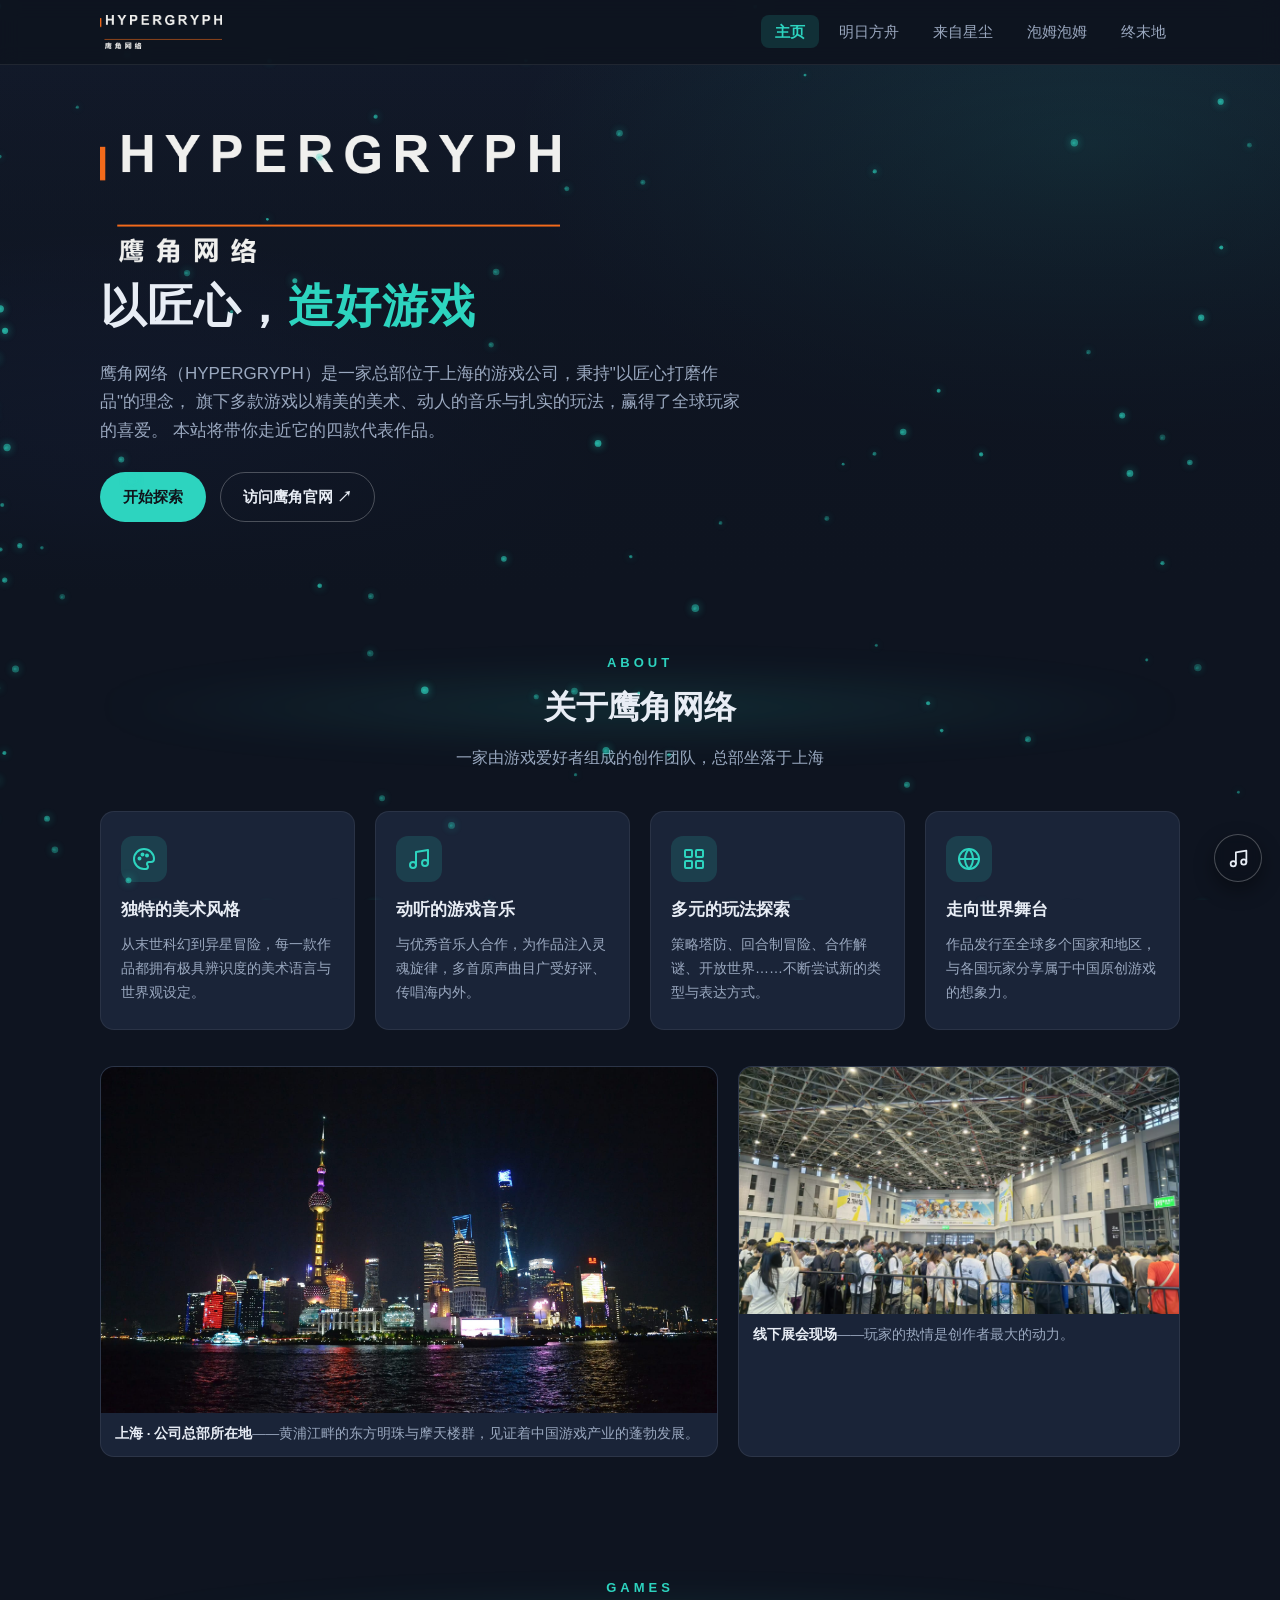
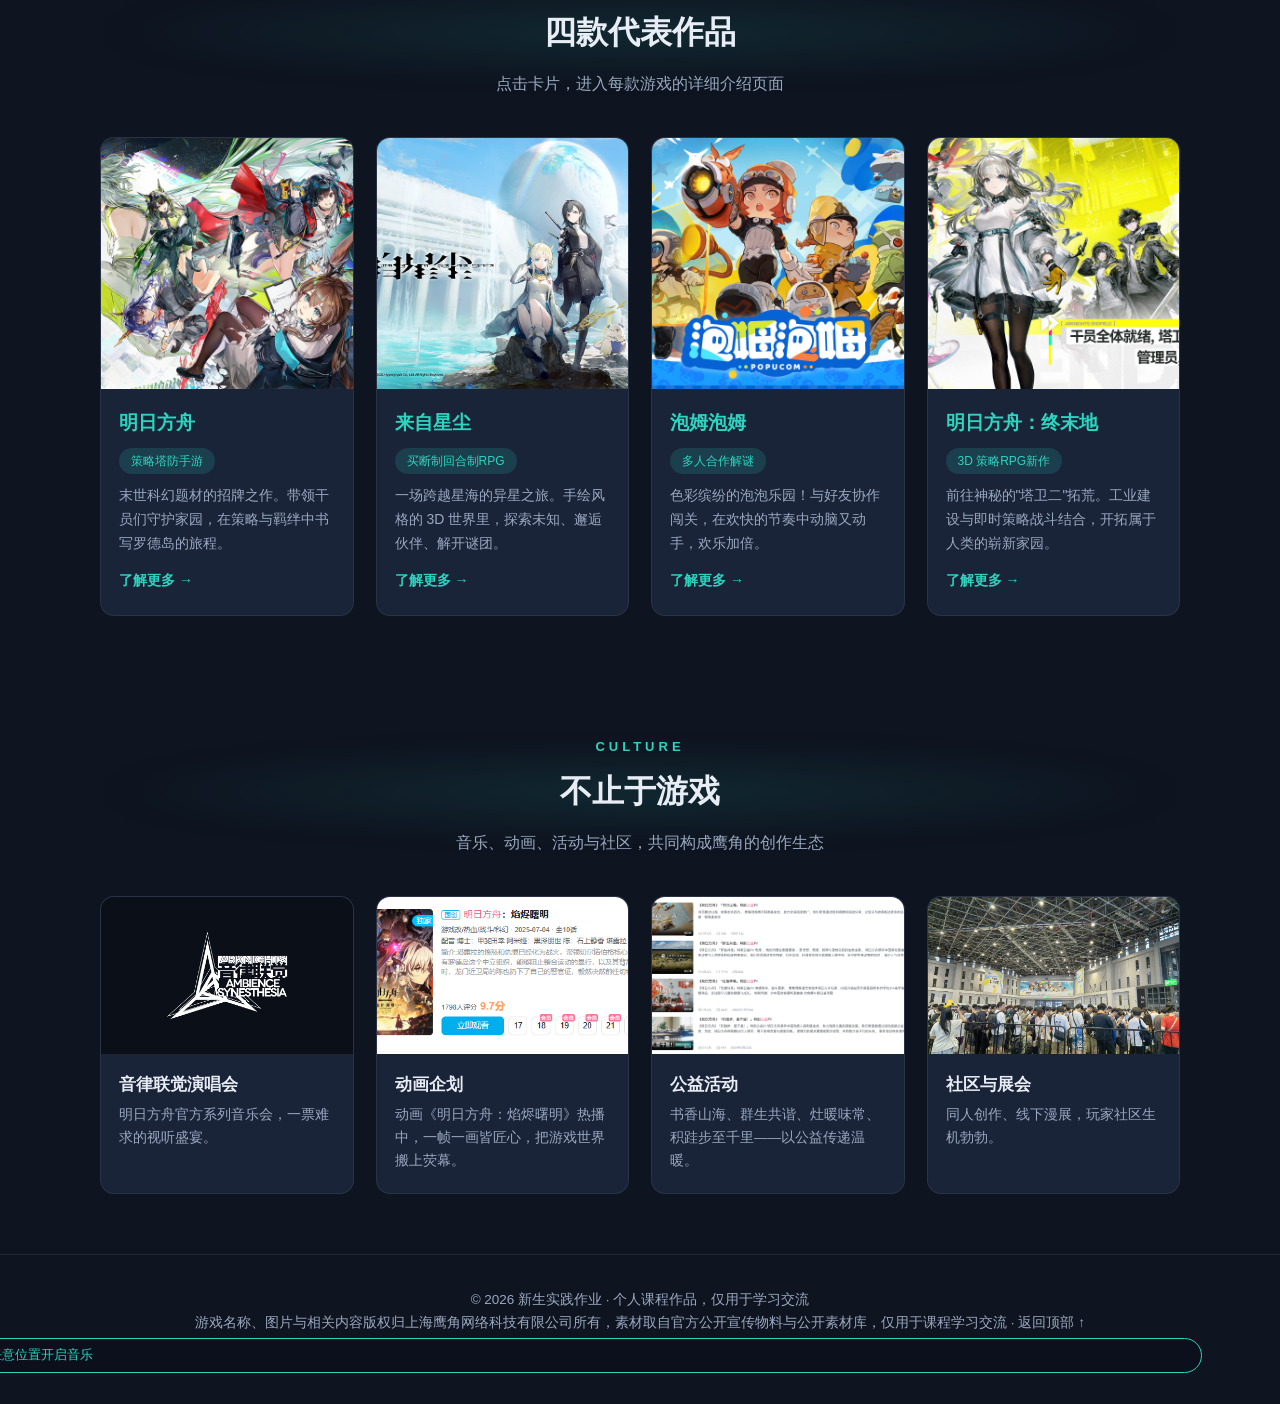
<file: index.html>
﻿<!DOCTYPE html>
<html lang="zh-CN">
<head>
  <meta charset="UTF-8">
  <meta name="viewport" content="width=device-width, initial-scale=1.0">
  <title>鹰角网络 · 游戏作品巡礼 | 主页</title>
  <link rel="stylesheet" href="css/style.css">
</head>
<body data-page="index">

  <!-- 顶部导航 -->
  <header class="site-header">
    <div class="container nav">
      <a class="logo" href="index.html"><img src="images/logo_hypergryph.png" alt="鹰角网络 HYPERGRYPH"></a>
      <button class="menu-btn" id="menuBtn" aria-label="打开菜单">☰</button>
      <ul class="nav-links" id="navLinks">
        <li><a href="index.html" class="active">主页</a></li>
        <li><a href="arknights.html">明日方舟</a></li>
        <li><a href="exastris.html">来自星尘</a></li>
        <li><a href="popucom.html">泡姆泡姆</a></li>
        <li><a href="endfield.html">终末地</a></li>
      </ul>
    </div>
  </header>

  <!-- 首屏横幅 -->
  <section class="hero flat">
    <div class="container inner">
      <img class="brand-img" src="images/logo_hypergryph.png" alt="HYPERGRYPH 鹰角网络">
      <h1>以匠心，<em>造好游戏</em></h1>
      <p class="lead">
        鹰角网络（HYPERGRYPH）是一家总部位于上海的游戏公司，秉持"以匠心打磨作品"的理念，
        旗下多款游戏以精美的美术、动人的音乐与扎实的玩法，赢得了全球玩家的喜爱。
        本站将带你走近它的四款代表作品。
      </p>
      <div class="actions">
        <a class="btn btn-primary" href="#games">开始探索</a>
        <a class="btn btn-ghost" href="https://www.hypergryph.com" target="_blank" rel="noopener">访问鹰角官网 ↗</a>
      </div>
    </div>
  </section>

  <!-- 关于公司 -->
  <section class="block">
    <div class="container">
      <div class="sec-head">
        <div class="kicker">About</div>
        <h2 data-glow>关于鹰角网络</h2>
        <p>一家由游戏爱好者组成的创作团队，总部坐落于上海</p>
      </div>
      <div class="feature-grid">
        <div class="feature">
          <div class="icon"><svg viewBox="0 0 24 24"><path d="M12 22a10 10 0 1 1 10-10c0 1.7-1.3 3-3 3h-2a2 2 0 0 0-2 2c0 .6.2 1 .5 1.4.3.4.5.9.5 1.4a2.2 2.2 0 0 1-2 2.2z"/><circle cx="7.5" cy="11.5" r="1"/><circle cx="10.5" cy="7.5" r="1"/><circle cx="15" cy="8.5" r="1"/></svg></div>
          <h3>独特的美术风格</h3>
          <p>从末世科幻到异星冒险，每一款作品都拥有极具辨识度的美术语言与世界观设定。</p>
        </div>
        <div class="feature">
          <div class="icon"><svg viewBox="0 0 24 24"><path d="M9 18V5l12-2v13"/><circle cx="6" cy="18" r="3"/><circle cx="18" cy="16" r="3"/></svg></div>
          <h3>动听的游戏音乐</h3>
          <p>与优秀音乐人合作，为作品注入灵魂旋律，多首原声曲目广受好评、传唱海内外。</p>
        </div>
        <div class="feature">
          <div class="icon"><svg viewBox="0 0 24 24"><rect x="3" y="3" width="7" height="7" rx="1"/><rect x="14" y="3" width="7" height="7" rx="1"/><rect x="3" y="14" width="7" height="7" rx="1"/><rect x="14" y="14" width="7" height="7" rx="1"/></svg></div>
          <h3>多元的玩法探索</h3>
          <p>策略塔防、回合制冒险、合作解谜、开放世界……不断尝试新的类型与表达方式。</p>
        </div>
        <div class="feature">
          <div class="icon"><svg viewBox="0 0 24 24"><circle cx="12" cy="12" r="10"/><path d="M2 12h20"/><path d="M12 2a15.3 15.3 0 0 1 4 10 15.3 15.3 0 0 1-4 10 15.3 15.3 0 0 1-4-10 15.3 15.3 0 0 1 4-10z"/></svg></div>
          <h3>走向世界舞台</h3>
          <p>作品发行至全球多个国家和地区，与各国玩家分享属于中国原创游戏的想象力。</p>
        </div>
      </div>
      <div class="photo-row">
        <figure>
          <img src="images/cover_shanghai.jpg" alt="上海陆家嘴夜景">
          <figcaption><strong>上海 · 公司总部所在地</strong>——黄浦江畔的东方明珠与摩天楼群，见证着中国游戏产业的蓬勃发展。</figcaption>
        </figure>
        <figure>
          <img src="images/expo_hall.jpg" alt="线下展会现场人潮">
          <figcaption><strong>线下展会现场</strong>——玩家的热情是创作者最大的动力。</figcaption>
        </figure>
      </div>
    </div>
  </section>

  <!-- 四款游戏 -->
  <section class="block" id="games">
    <div class="container">
      <div class="sec-head">
        <div class="kicker">Games</div>
        <h2 data-glow>四款代表作品</h2>
        <p>点击卡片，进入每款游戏的详细介绍页面</p>
      </div>
      <div class="game-grid">
        <a class="game-card" href="arknights.html">
          <img class="cover" src="images/ak_7th.jpg" alt="明日方舟七周年贺图">
          <div class="body">
            <h3>明日方舟</h3>
            <span class="tag">策略塔防手游</span>
            <p>末世科幻题材的招牌之作。带领干员们守护家园，在策略与羁绊中书写罗德岛的旅程。</p>
            <span class="more">了解更多 →</span>
          </div>
        </a>
        <a class="game-card" href="exastris.html">
          <img class="cover" src="images/promo/exastris_kv.jpg" alt="来自星尘主视觉">
          <div class="body">
            <h3>来自星尘</h3>
            <span class="tag">买断制回合制RPG</span>
            <p>一场跨越星海的异星之旅。手绘风格的 3D 世界里，探索未知、邂逅伙伴、解开谜团。</p>
            <span class="more">了解更多 →</span>
          </div>
        </a>
        <a class="game-card" href="popucom.html">
          <img class="cover" src="images/promo/popucom_1.jpg" alt="泡姆泡姆主视觉">
          <div class="body">
            <h3>泡姆泡姆</h3>
            <span class="tag">多人合作解谜</span>
            <p>色彩缤纷的泡泡乐园！与好友协作闯关，在欢快的节奏中动脑又动手，欢乐加倍。</p>
            <span class="more">了解更多 →</span>
          </div>
        </a>
        <a class="game-card" href="endfield.html">
          <img class="cover" src="images/promo/endfield_kv.jpg" alt="明日方舟：终末地主视觉">
          <div class="body">
            <h3>明日方舟：终末地</h3>
            <span class="tag">3D 策略RPG新作</span>
            <p>前往神秘的"塔卫二"拓荒。工业建设与即时策略战斗结合，开拓属于人类的崭新家园。</p>
            <span class="more">了解更多 →</span>
          </div>
        </a>
      </div>
    </div>
  </section>

  <!-- 生态与文化 -->
  <section class="block">
    <div class="container">
      <div class="sec-head">
        <div class="kicker">Culture</div>
        <h2 data-glow>不止于游戏</h2>
        <p>音乐、动画、活动与社区，共同构成鹰角的创作生态</p>
      </div>
      <div class="media-grid">
        <div class="media-card">
          <img class="logo-cover" src="images/concert_logo.png" alt="音律联觉 Ambience Synesthesia 标志">
          <div class="body">
            <h3>音律联觉演唱会</h3>
            <p>明日方舟官方系列音乐会，一票难求的视听盛宴。</p>
          </div>
        </div>
        <div class="media-card">
          <img class="cover" src="images/anime_project.png" alt="动画企划《明日方舟：焰烬曙明》播放页截图">
          <div class="body">
            <h3>动画企划</h3>
            <p>动画《明日方舟：焰烬曙明》热播中，一帧一画皆匠心，把游戏世界搬上荧幕。</p>
          </div>
        </div>
        <div class="media-card">
          <img class="cover" src="images/charity.png" alt="明日方舟公益活动PV合集">
          <div class="body">
            <h3>公益活动</h3>
            <p>书香山海、群生共谐、灶暖味常、积跬步至千里——以公益传递温暖。</p>
          </div>
        </div>
        <div class="media-card">
          <img class="cover" src="images/expo_hall.jpg" alt="线下展会现场">
          <div class="body">
            <h3>社区与展会</h3>
            <p>同人创作、线下漫展，玩家社区生机勃勃。</p>
          </div>
        </div>
      </div>
    </div>
  </section>

  <!-- 页脚 -->
  <footer class="site-footer">
    <div class="container">
      <p>© 2026 新生实践作业 · 个人课程作品，仅用于学习交流</p>
      <p>游戏名称、图片与相关内容版权归上海鹰角网络科技有限公司所有，素材取自官方公开宣传物料与公开素材库，仅用于课程学习交流 ·
        <a href="index.html">返回顶部 ↑</a></p>
    </div>
  </footer>

  <canvas id="fx-particles" aria-hidden="true"></canvas>
  <audio id="bgm" src="audio/bgm.mp3" loop preload="none"></audio>
  <button class="bgm-btn" id="bgmBtn" type="button" aria-label="播放背景音乐" title="背景音乐：《生命流》">
    <svg viewBox="0 0 24 24"><path d="M9 18V5l12-2v13"/><circle cx="6" cy="18" r="3"/><circle cx="18" cy="16" r="3"/></svg>
  </button>

  <script src="js/main.js"></script>
</body>
</html>
</file>
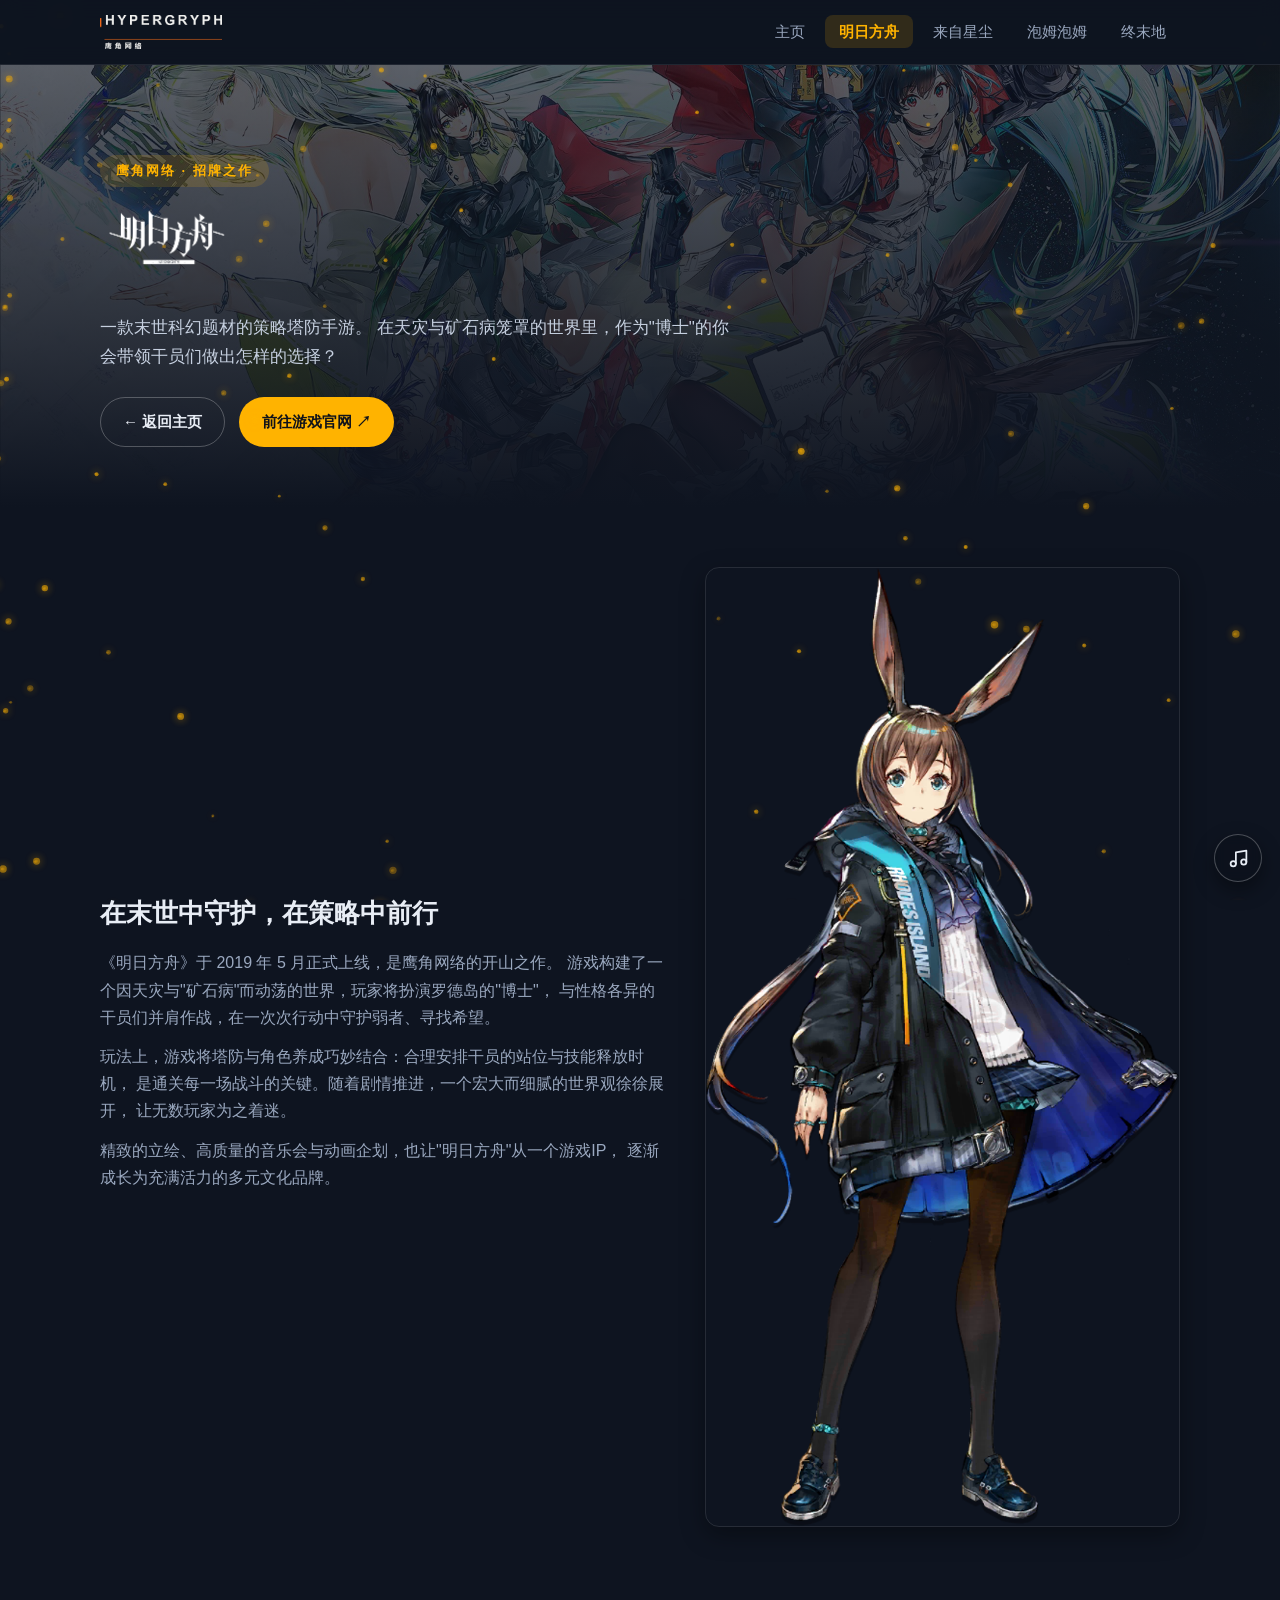
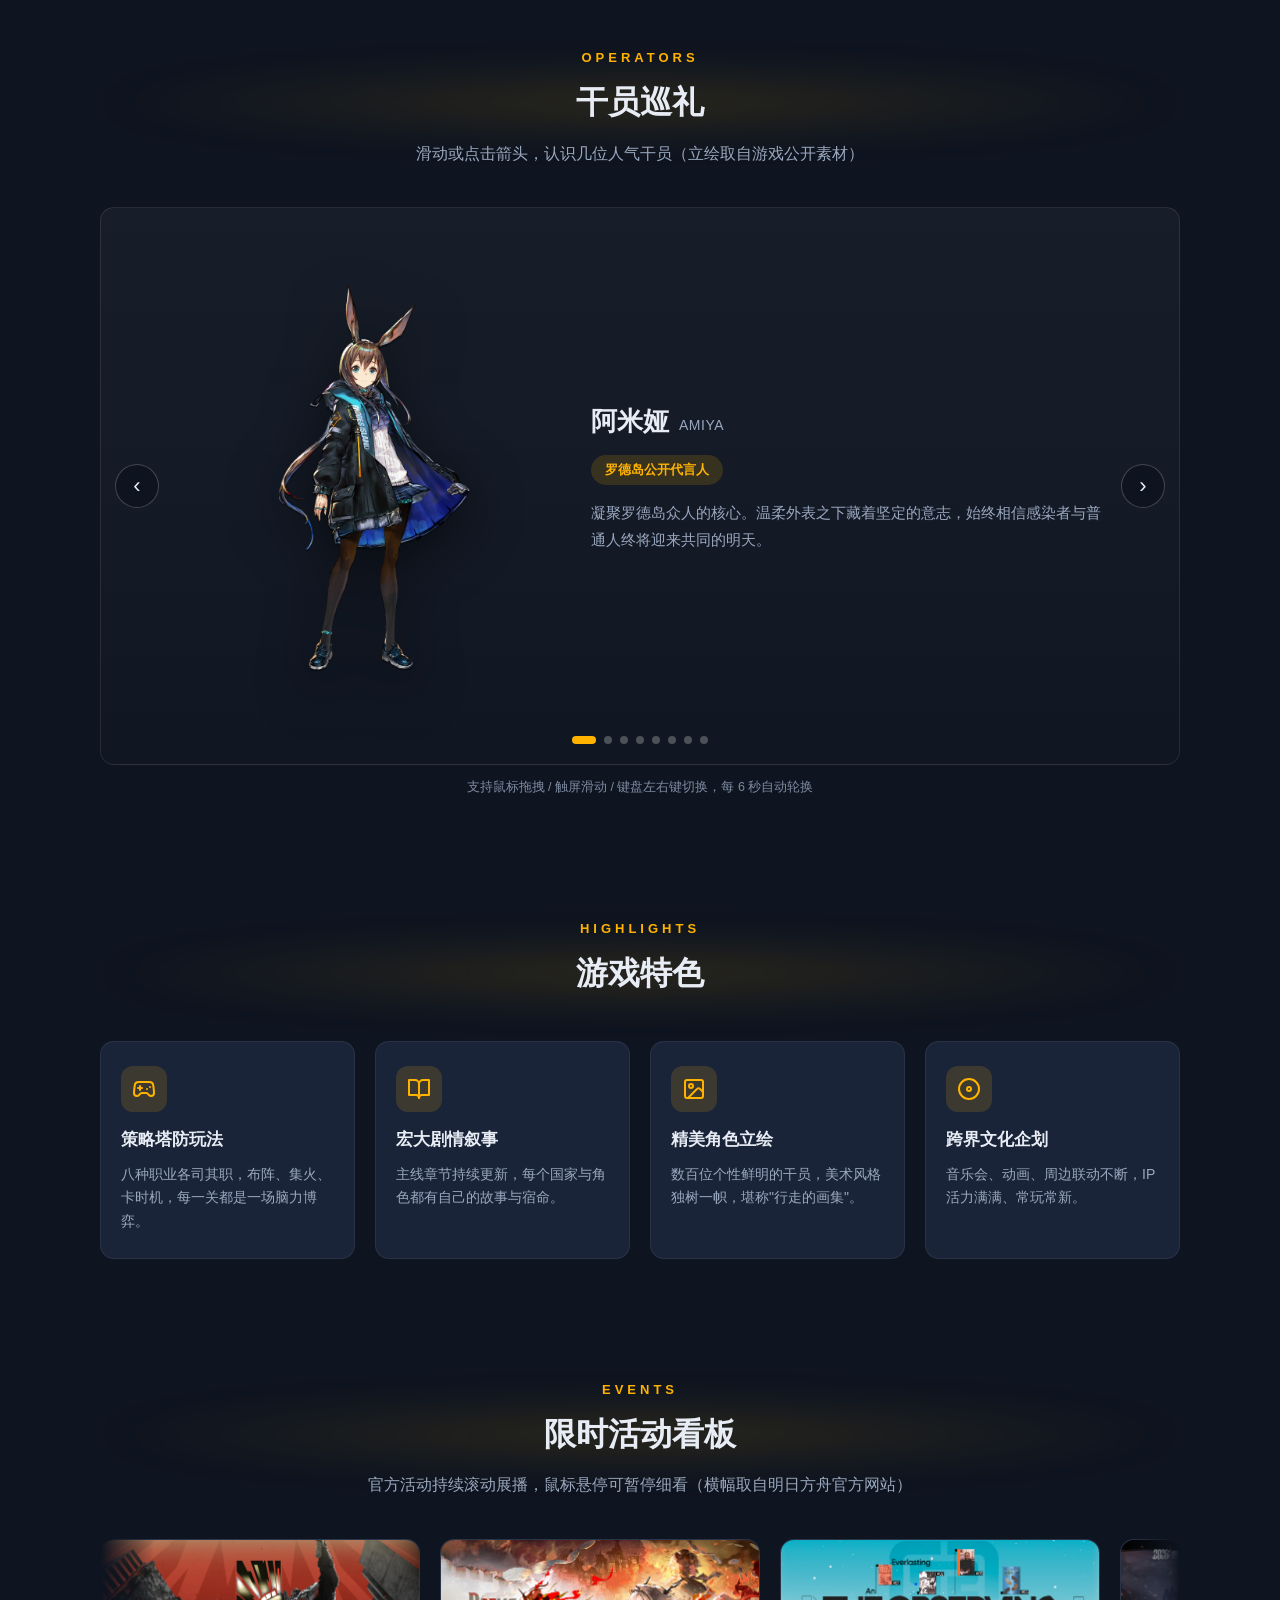
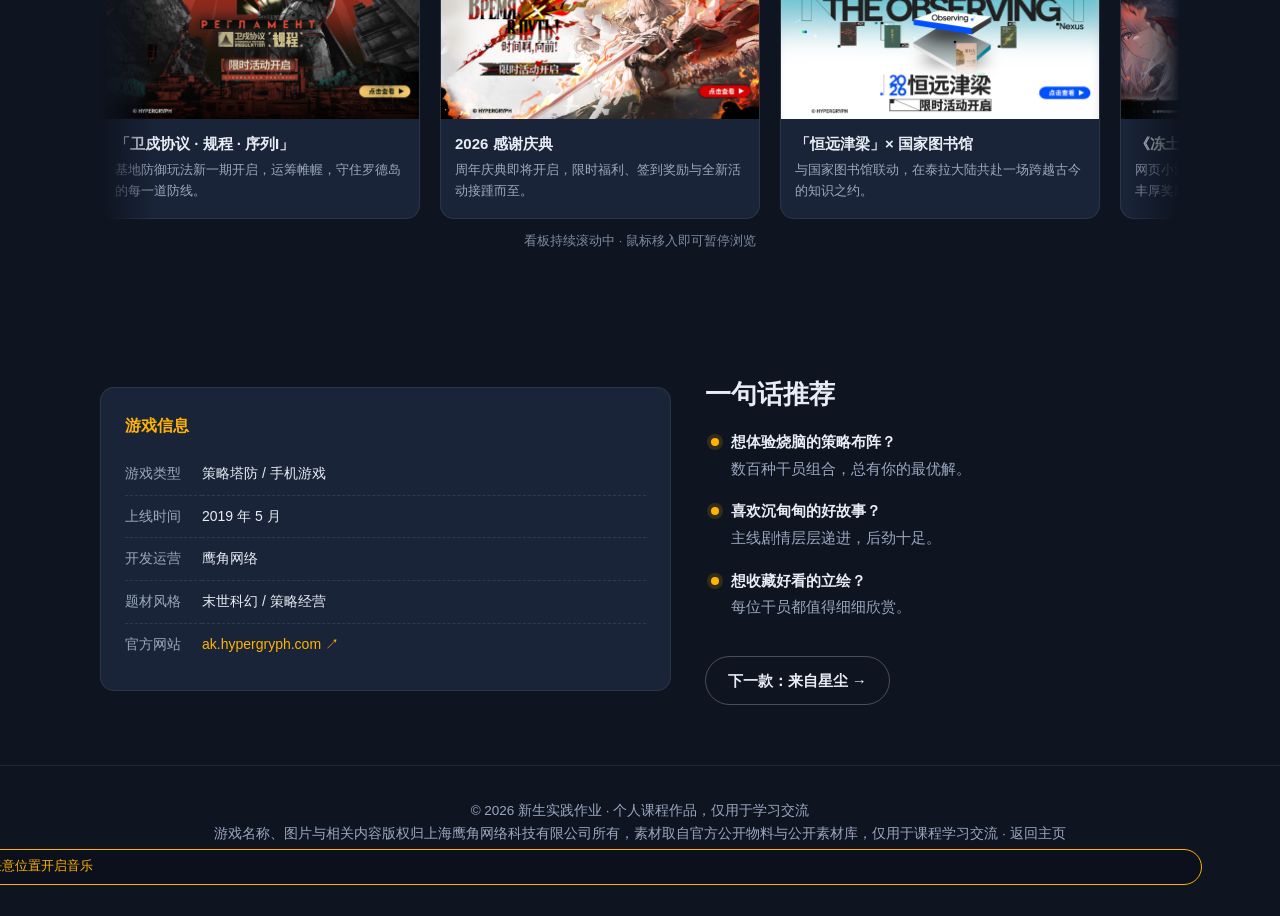
<file: arknights.html>
﻿<!DOCTYPE html>
<html lang="zh-CN">
<head>
  <meta charset="UTF-8">
  <meta name="viewport" content="width=device-width, initial-scale=1.0">
  <title>明日方舟 | 鹰角网络 · 巡礼站</title>
  <link rel="stylesheet" href="css/style.css">
</head>
<body data-page="arknights">

  <header class="site-header">
    <div class="container nav">
      <a class="logo" href="index.html"><img src="images/logo_hypergryph.png" alt="鹰角网络 HYPERGRYPH"></a>
      <button class="menu-btn" id="menuBtn" aria-label="打开菜单">☰</button>
      <ul class="nav-links" id="navLinks">
        <li><a href="index.html">主页</a></li>
        <li><a href="arknights.html" class="active">明日方舟</a></li>
        <li><a href="exastris.html">来自星尘</a></li>
        <li><a href="popucom.html">泡姆泡姆</a></li>
        <li><a href="endfield.html">终末地</a></li>
      </ul>
    </div>
  </header>

  <!-- 游戏首屏 -->
  <section class="game-hero">
    <img class="bg" src="images/ak_7th.jpg" alt="明日方舟七周年贺图">
    <div class="container inner">
      <span class="tag">鹰角网络 · 招牌之作</span>
      <h1><img class="title-logo" src="images/ak_logo.png" alt="明日方舟 ARKNIGHTS"></h1>
      <p class="lead">
        一款末世科幻题材的策略塔防手游。
        在天灾与矿石病笼罩的世界里，作为"博士"的你会带领干员们做出怎样的选择？
      </p>
      <div class="actions">
        <a class="btn btn-ghost" href="index.html">← 返回主页</a>
        <a class="btn btn-primary" href="https://ak.hypergryph.com" target="_blank" rel="noopener">前往游戏官网 ↗</a>
      </div>
    </div>
  </section>

  <!-- 图文介绍 -->
  <section class="block">
    <div class="container">
      <div class="game-content">
        <div>
          <h2>在末世中守护，在策略中前行</h2>
          <p>
            《明日方舟》于 2019 年 5 月正式上线，是鹰角网络的开山之作。
            游戏构建了一个因天灾与"矿石病"而动荡的世界，玩家将扮演罗德岛的"博士"，
            与性格各异的干员们并肩作战，在一次次行动中守护弱者、寻找希望。
          </p>
          <p>
            玩法上，游戏将塔防与角色养成巧妙结合：合理安排干员的站位与技能释放时机，
            是通关每一场战斗的关键。随着剧情推进，一个宏大而细腻的世界观徐徐展开，
            让无数玩家为之着迷。
          </p>
          <p>
            精致的立绘、高质量的音乐会与动画企划，也让"明日方舟"从一个游戏IP，
            逐渐成长为充满活力的多元文化品牌。
          </p>
        </div>
        <div class="pic char-fig">
          <img src="images/amiya_trim.png" alt="罗德岛公开代言人阿米娅立绘">
        </div>
      </div>
           </div>
    </div>
  </section>

  <!-- 干员巡礼轮播 -->
  <section class="block">
    <div class="container">
      <div class="sec-head">
        <div class="kicker">Operators</div>
        <h2 data-glow>干员巡礼</h2>
        <p>滑动或点击箭头，认识几位人气干员（立绘取自游戏公开素材）</p>
      </div>
      <div class="char-carousel" data-carousel tabindex="0" aria-label="干员图集轮播">
        <div class="car-track">
          <div class="car-item">
            <div class="car-art"><img src="images/chars/arknights/amiya.png" alt="阿米娅立绘" loading="lazy"></div>
            <div class="car-info">
              <h3>阿米娅<span class="en">AMIYA</span></h3>
              <span class="car-role">罗德岛公开代言人</span>
              <p class="car-desc">凝聚罗德岛众人的核心。温柔外表之下藏着坚定的意志，始终相信感染者与普通人终将迎来共同的明天。</p>
            </div>
          </div>
          <div class="car-item">
            <div class="car-art"><img src="images/chars/arknights/exusiai.png" alt="能天使立绘" loading="lazy"></div>
            <div class="car-info">
              <h3>能天使<span class="en">EXUSIAI</span></h3>
              <span class="car-role">企鹅物流 · 狙击手</span>
              <p class="car-desc">拉特兰出身的乐天派，枪法一流、弹无虚发，热爱苹果汁的快乐主义者，弹幕和笑话一样密集。</p>
            </div>
          </div>
          <div class="car-item">
            <div class="car-art"><img src="images/chars/arknights/silverash.png" alt="银灰立绘" loading="lazy"></div>
            <div class="car-info">
              <h3>银灰<span class="en">SILVERASH</span></h3>
              <span class="car-role">喀兰贸易 · 董事长</span>
              <p class="car-desc">谢拉格雪山上的雄鹰。谋略、魄力与实力兼备的商界领袖，永远在为家族与故乡筹谋更远的未来。</p>
            </div>
          </div>
          <div class="car-item">
            <div class="car-art"><img src="images/chars/arknights/chen.png" alt="陈立绘" loading="lazy"></div>
            <div class="car-info">
              <h3>陈<span class="en">CH'EN</span></h3>
              <span class="car-role">龙门近卫局 · 特别督察组组长</span>
              <p class="car-desc">雷厉风行的执法者，剑术超群。赤霄出鞘之时，任何罪犯都无处遁形。</p>
            </div>
          </div>
          <div class="car-item">
            <div class="car-art"><img src="images/chars/arknights/kalts.png" alt="凯尔希立绘" loading="lazy"></div>
            <div class="car-info">
              <h3>凯尔希<span class="en">KAL'TSIT</span></h3>
              <span class="car-role">罗德岛医疗主任</span>
              <p class="car-desc">博学冷静的医学权威，言语不多却句句切中要害，是罗德岛航行路上最可靠的后盾。</p>
            </div>
          </div>
          <div class="car-item">
            <div class="car-art"><img src="images/chars/arknights/w.png" alt="W立绘" loading="lazy"></div>
            <div class="car-info">
              <h3>W<span class="en">W</span></h3>
              <span class="car-role">佣兵 · 爆破专家</span>
              <p class="car-desc">神出鬼没的炸弹艺术大师，战场上那一抹危险的红色。亦正亦邪，却始终忠于自己的道义。</p>
            </div>
          </div>
          <div class="car-item">
            <div class="car-art"><img src="images/chars/arknights/hoshiguma.png" alt="星熊立绘" loading="lazy"></div>
            <div class="car-info">
              <h3>星熊<span class="en">HOSHIGUMA</span></h3>
              <span class="car-role">龙门近卫局 · 干员</span>
              <p class="car-desc">鬼族出身的重量级干员，义体之盾坚不可摧。重情重义，是同事与市民信赖的守护者。</p>
            </div>
          </div>
          <div class="car-item">
            <div class="car-art"><img src="images/chars/arknights/snowsant.png" alt="雪雉立绘" loading="lazy"></div>
            <div class="car-info">
              <h3>雪雉<span class="en">SNOWSANT</span></h3>
              <span class="car-role">罗德岛 · 特种干员（钩索师）</span>
              <p class="car-desc">出身龙门的五星钩索师。曾在哥伦比亚的研究所默默耕耘，凭"天道酬勤"的拼劲自学成才，回到家乡建设时与罗德岛签约同行。</p>
            </div>
          </div>
        </div>
        <button class="car-btn prev" type="button" aria-label="上一位">‹</button>
        <button class="car-btn next" type="button" aria-label="下一位">›</button>
        <div class="car-dots"></div>
      </div>
      <p class="car-hint">支持鼠标拖拽 / 触屏滑动 / 键盘左右键切换，每 6 秒自动轮换</p>
    </div>
  </section>

  <!-- 玩法特色 -->
  <section class="block">
    <div class="container">
      <div class="sec-head">
        <div class="kicker">Highlights</div>
        <h2 data-glow>游戏特色</h2>
      </div>
      <div class="feature-grid">
        <div class="feature">
          <div class="icon"><svg viewBox="0 0 24 24"><line x1="6" x2="10" y1="11" y2="11"/><line x1="8" x2="8" y1="9" y2="13"/><line x1="15" x2="15.01" y1="12" y2="12"/><line x1="18" x2="18.01" y1="10" y2="10"/><path d="M17.32 5H6.68a4 4 0 0 0-3.978 3.59c-.006.052-.01.101-.017.152C2.604 9.416 2 14.456 2 16a3 3 0 0 0 3 3c1 0 1.5-.5 2-1l1.414-1.414A2 2 0 0 1 9.828 16h4.344a2 2 0 0 1 1.414.586L17 18c.5.5 1 1 2 1a3 3 0 0 0 3-3c0-1.545-.604-6.584-.685-7.258-.007-.05-.011-.1-.017-.151A4 4 0 0 0 17.32 5z"/></svg></div>
          <h3>策略塔防玩法</h3>
          <p>八种职业各司其职，布阵、集火、卡时机，每一关都是一场脑力博弈。</p>
        </div>
        <div class="feature">
          <div class="icon"><svg viewBox="0 0 24 24"><path d="M2 3h6a4 4 0 0 1 4 4v14a3 3 0 0 0-3-3H2z"/><path d="M22 3h-6a4 4 0 0 0-4 4v14a3 3 0 0 1 3-3h7z"/></svg></div>
          <h3>宏大剧情叙事</h3>
          <p>主线章节持续更新，每个国家与角色都有自己的故事与宿命。</p>
        </div>
        <div class="feature">
          <div class="icon"><svg viewBox="0 0 24 24"><rect width="18" height="18" x="3" y="3" rx="2" ry="2"/><circle cx="9" cy="9" r="2"/><path d="m21 15-3.086-3.086a2 2 0 0 0-2.828 0L6 21"/></svg></div>
          <h3>精美角色立绘</h3>
          <p>数百位个性鲜明的干员，美术风格独树一帜，堪称"行走的画集"。</p>
        </div>
        <div class="feature">
          <div class="icon"><svg viewBox="0 0 24 24"><circle cx="12" cy="12" r="10"/><circle cx="12" cy="12" r="2"/></svg></div>
          <h3>跨界文化企划</h3>
          <p>音乐会、动画、周边联动不断，IP 活力满满、常玩常新。</p>
        </div>
      </div>
    </div>
  </section>

  <!-- 限时活动滚动看板 -->
  <section class="block">
    <div class="container">
      <div class="sec-head">
        <div class="kicker">Events</div>
        <h2 data-glow>限时活动看板</h2>
        <p>官方活动持续滚动展播，鼠标悬停可暂停细看（横幅取自明日方舟官方网站）</p>
      </div>
      <div class="event-marquee" data-marquee>
        <div class="mar-track">
          <div class="event-card">
            <img src="images/events/ews1.png" alt="「卫戍协议·规程·序列I」活动横幅" loading="lazy">
            <div class="body">
              <h3>「卫戍协议 · 规程 · 序列I」</h3>
              <p>基地防御玩法新一期开启，运筹帷幄，守住罗德岛的每一道防线。</p>
            </div>
          </div>
          <div class="event-card">
            <img src="images/events/thanks2026.jpg" alt="2026感谢庆典活动横幅" loading="lazy">
            <div class="body">
              <h3>2026 感谢庆典</h3>
              <p>周年庆典即将开启，限时福利、签到奖励与全新活动接踵而至。</p>
            </div>
          </div>
          <div class="event-card">
            <img src="images/events/hengyuan.png" alt="「恒远津梁」联动活动横幅" loading="lazy">
            <div class="body">
              <h3>「恒远津梁」× 国家图书馆</h3>
              <p>与国家图书馆联动，在泰拉大陆共赴一场跨越古今的知识之约。</p>
            </div>
          </div>
          <div class="event-card">
            <img src="images/events/frozenflame.png" alt="《冻土与火种》网页活动横幅" loading="lazy">
            <div class="body">
              <h3>《冻土与火种》网页活动</h3>
              <p>网页小游戏限时开放，动动手指即可赢取合成玉等丰厚奖励。</p>
            </div>
          </div>
          <div class="event-card">
            <img src="images/events/timeforward.jpg" alt="「时间啊，向前！」创作征集活动横幅" loading="lazy">
            <div class="body">
              <h3>「时间啊，向前！」创作征集</h3>
              <p>全民创作征集活动开启，用文字与画笔记录属于泰拉的故事。</p>
            </div>
          </div>
          <div class="event-card">
            <img src="images/promo/arknights_2.png" alt="「视相博物馆：演化」活动横幅" loading="lazy">
            <div class="body">
              <h3>视相博物馆 · 演化</h3>
              <p>解谜探索玩法限时开启，收集影像碎片，一步步拼出事件的真相。</p>
            </div>
          </div>
        </div>
      </div>
      <p class="car-hint">看板持续滚动中 · 鼠标移入即可暂停浏览</p>
    </div>
  </section>

  <!-- 信息卡 -->
  <section class="block">
    <div class="container">
      <div class="game-content">
        <div class="info-card">
          <h3>游戏信息</h3>
          <table>
            <tr><td>游戏类型</td><td>策略塔防 / 手机游戏</td></tr>
            <tr><td>上线时间</td><td>2019 年 5 月</td></tr>
            <tr><td>开发运营</td><td>鹰角网络</td></tr>
            <tr><td>题材风格</td><td>末世科幻 / 策略经营</td></tr>
            <tr><td>官方网站</td><td><a href="https://ak.hypergryph.com" target="_blank" rel="noopener">ak.hypergryph.com ↗</a></td></tr>
          </table>
        </div>
        <div>
          <h2>一句话推荐</h2>
          <ul class="tl">
            <li><strong>想体验烧脑的策略布阵？</strong>数百种干员组合，总有你的最优解。</li>
            <li><strong>喜欢沉甸甸的好故事？</strong>主线剧情层层递进，后劲十足。</li>
            <li><strong>想收藏好看的立绘？</strong>每位干员都值得细细欣赏。</li>
          </ul>
          <div class="actions" style="margin-top:18px;">
            <a class="btn btn-ghost" href="exastris.html">下一款：来自星尘 →</a>
          </div>
        </div>
      </div>
    </div>
  </section>

  <footer class="site-footer">
    <div class="container">
      <p>© 2026 新生实践作业 · 个人课程作品，仅用于学习交流</p>
      <p>游戏名称、图片与相关内容版权归上海鹰角网络科技有限公司所有，素材取自官方公开物料与公开素材库，仅用于课程学习交流 ·
        <a href="index.html">返回主页</a></p>
    </div>
  </footer>

  <canvas id="fx-particles" aria-hidden="true"></canvas>
  <audio id="bgm" src="audio/bgm.mp3" loop preload="none"></audio>
  <button class="bgm-btn" id="bgmBtn" type="button" aria-label="播放背景音乐" title="背景音乐：《生命流》">
    <svg viewBox="0 0 24 24"><path d="M9 18V5l12-2v13"/><circle cx="6" cy="18" r="3"/><circle cx="18" cy="16" r="3"/></svg>
  </button>

  <script src="js/main.js"></script>
</body>
</html>
</file>
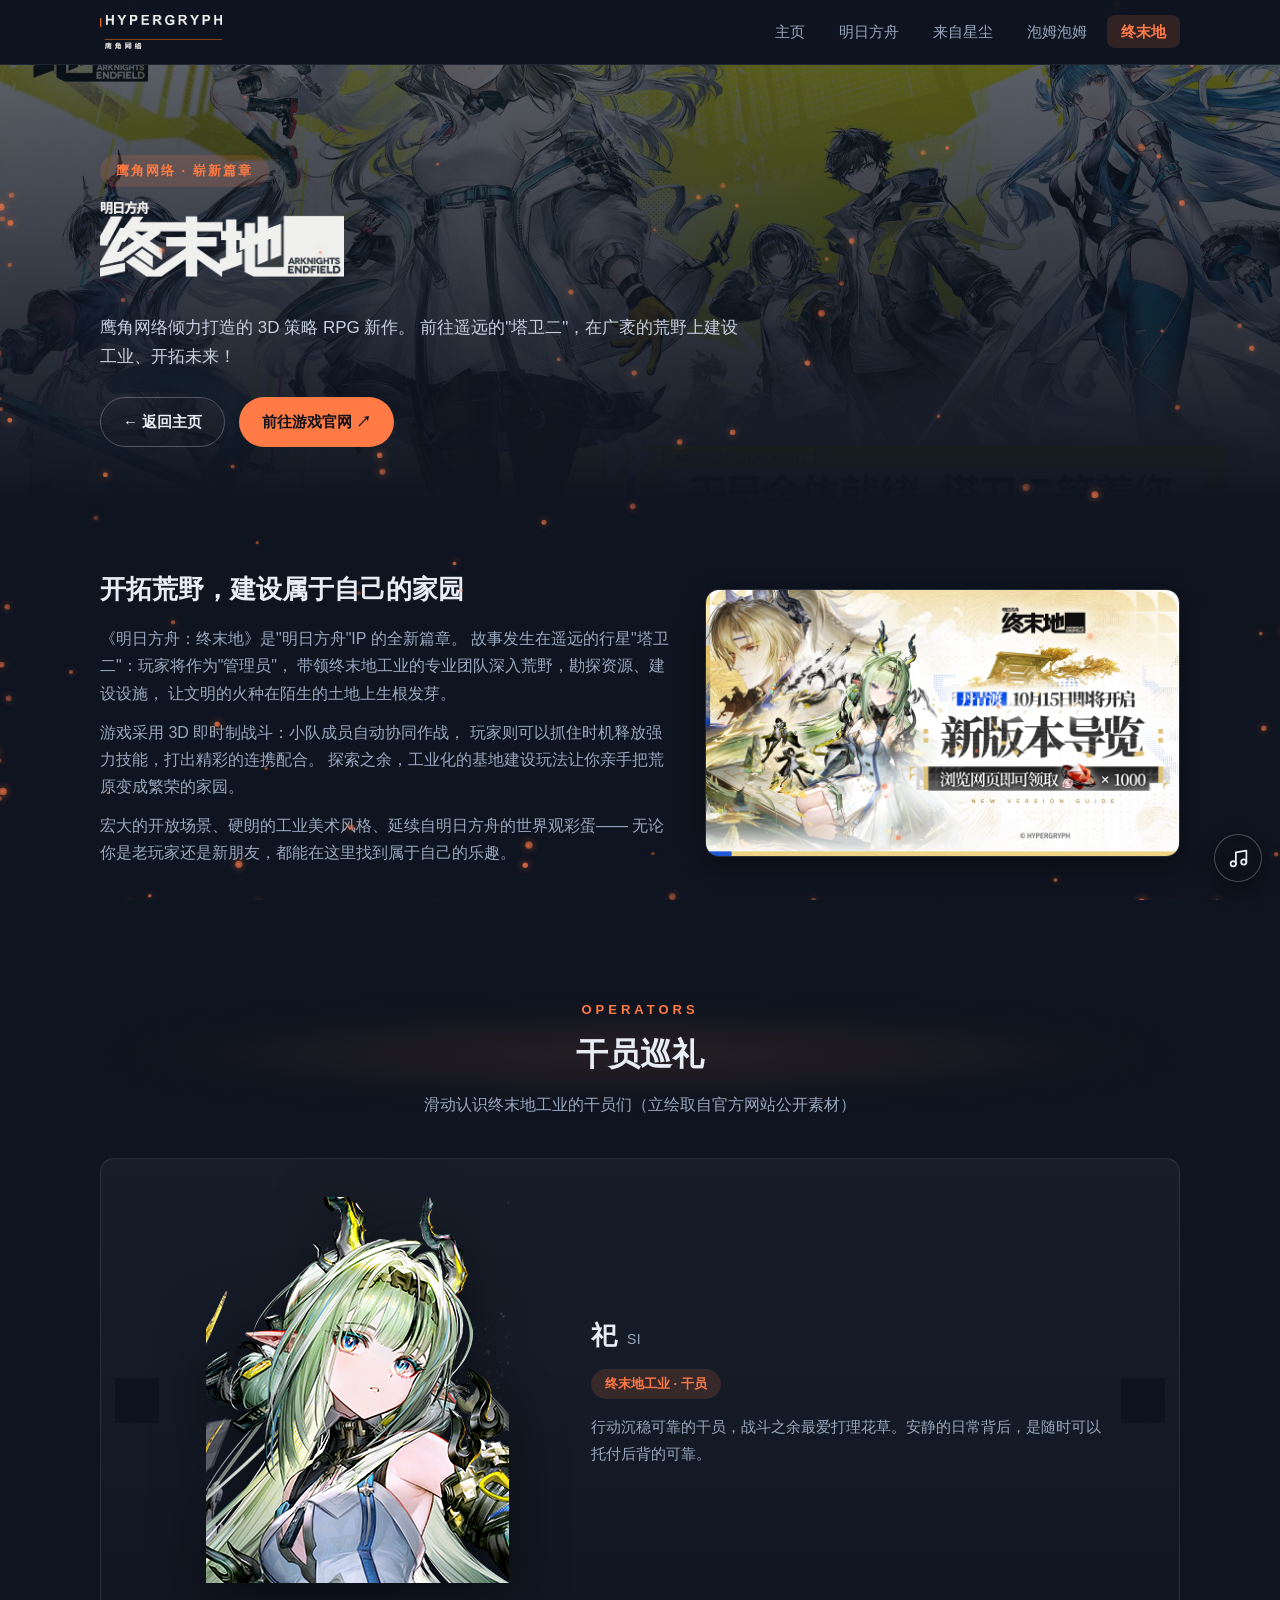
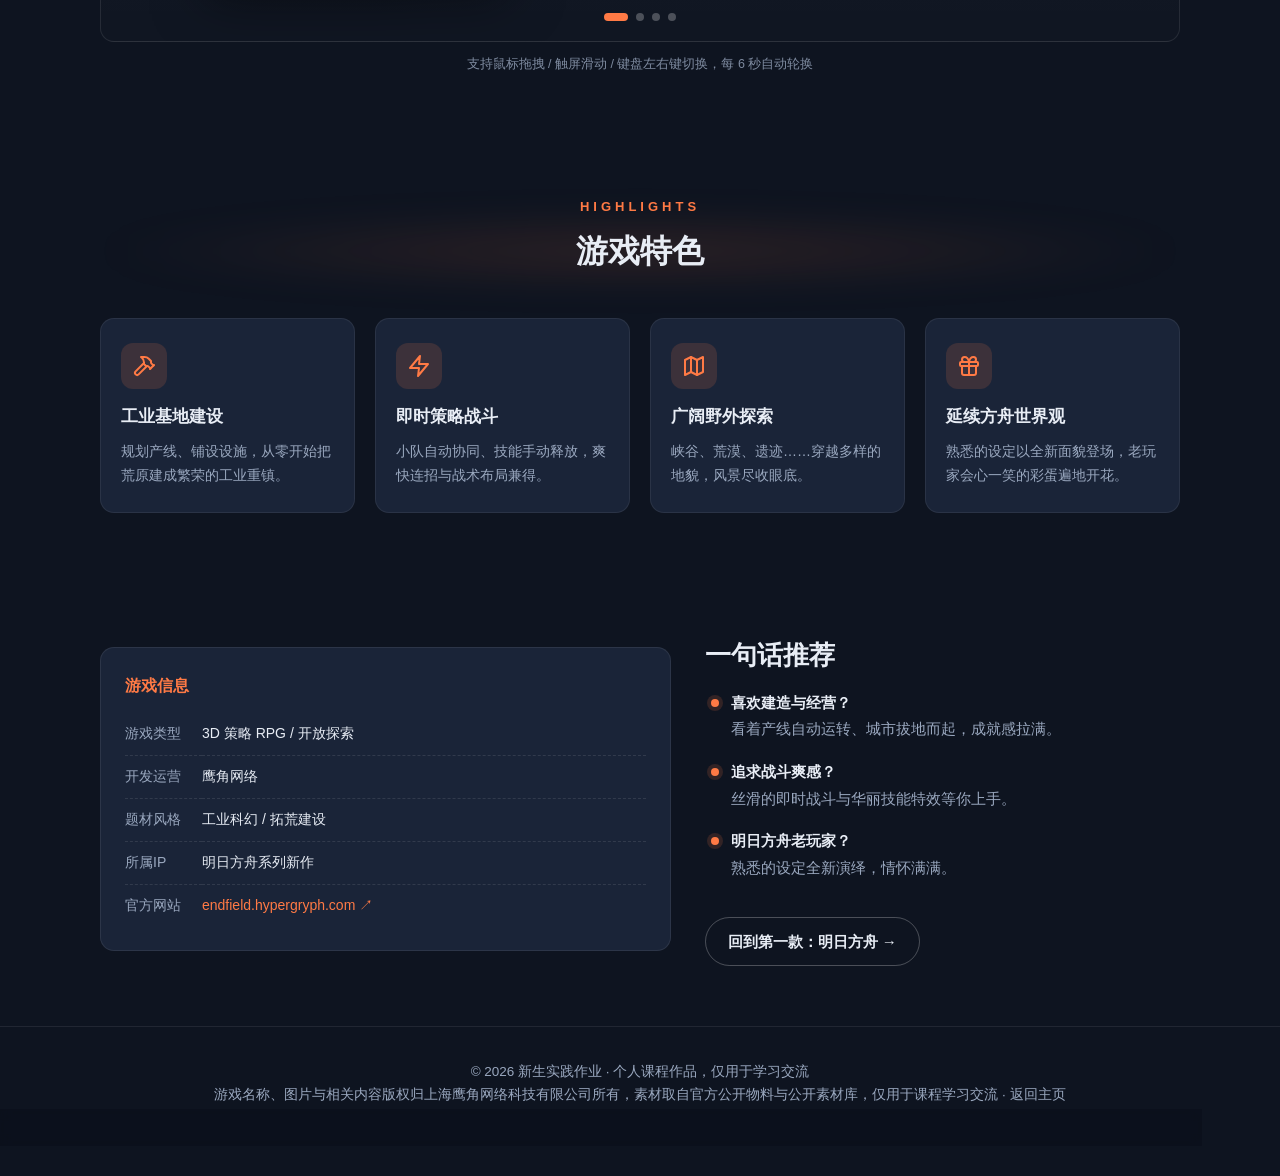
<file: endfield.html>
﻿<!DOCTYPE html>
<html lang="zh-CN">
<head>
  <meta charset="UTF-8">
  <meta name="viewport" content="width=device-width, initial-scale=1.0">
  <title>明日方舟：终末地 | 鹰角网络 · 巡礼站</title>
  <link rel="stylesheet" href="css/style.css">
</head>
<body data-page="endfield">

  <header class="site-header">
    <div class="container nav">
      <a class="logo" href="index.html"><img src="images/logo_hypergryph.png" alt="鹰角网络 HYPERGRYPH"></a>
      <button class="menu-btn" id="menuBtn" aria-label="打开菜单">☰</button>
      <ul class="nav-links" id="navLinks">
        <li><a href="index.html">主页</a></li>
        <li><a href="arknights.html">明日方舟</a></li>
        <li><a href="exastris.html">来自星尘</a></li>
        <li><a href="popucom.html">泡姆泡姆</a></li>
        <li><a href="endfield.html" class="active">终末地</a></li>
      </ul>
    </div>
  </header>

  <section class="game-hero">
    <img class="bg" src="images/promo/endfield_kv.jpg" alt="明日方舟：终末地主视觉">
    <div class="container inner">
      <span class="tag">鹰角网络 · 崭新篇章</span>
      <h1><img class="title-logo" src="images/logo_endfield_white.png" alt="明日方舟：终末地 ARKNIGHTS ENDFIELD"></h1>
      <p class="lead">
        鹰角网络倾力打造的 3D 策略 RPG 新作。
        前往遥远的"塔卫二"，在广袤的荒野上建设工业、开拓未来！
      </p>
      <div class="actions">
        <a class="btn btn-ghost" href="index.html">← 返回主页</a>
        <a class="btn btn-primary" href="https://endfield.hypergryph.com" target="_blank" rel="noopener">前往游戏官网 ↗</a>
      </div>
    </div>
  </section>

  <section class="block">
    <div class="container">
      <div class="game-content">
        <div>
          <h2>开拓荒野，建设属于自己的家园</h2>
          <p>
            《明日方舟：终末地》是"明日方舟"IP 的全新篇章。
            故事发生在遥远的行星"塔卫二"：玩家将作为"管理员"，
            带领终末地工业的专业团队深入荒野，勘探资源、建设设施，
            让文明的火种在陌生的土地上生根发芽。
          </p>
          <p>
            游戏采用 3D 即时制战斗：小队成员自动协同作战，
            玩家则可以抓住时机释放强力技能，打出精彩的连携配合。
            探索之余，工业化的基地建设玩法让你亲手把荒原变成繁荣的家园。
          </p>
          <p>
            宏大的开放场景、硬朗的工业美术风格、延续自明日方舟的世界观彩蛋——
            无论你是老玩家还是新朋友，都能在这里找到属于自己的乐趣。
          </p>
        </div>
        <div class="pic">
          <img src="images/promo/endfield_2.png" alt="终末地「丹青渡」版本导览主视觉">
        </div>
      </div>
    </div>
  </section>

  <!-- 干员巡礼轮播 -->
  <section class="block">
    <div class="container">
      <div class="sec-head">
        <div class="kicker">Operators</div>
        <h2 data-glow>干员巡礼</h2>
        <p>滑动认识终末地工业的干员们（立绘取自官方网站公开素材）</p>
      </div>
      <div class="char-carousel" data-carousel tabindex="0" aria-label="干员图集轮播">
        <div class="car-track">
          <div class="car-item">
            <div class="car-art"><img src="images/chars/endfield/si.png" alt="祀立绘" loading="lazy"></div>
            <div class="car-info">
              <h3>祀<span class="en">SI</span></h3>
              <span class="car-role">终末地工业 · 干员</span>
              <p class="car-desc">行动沉稳可靠的干员，战斗之余最爱打理花草。安静的日常背后，是随时可以托付后背的可靠。</p>
            </div>
          </div>
          <div class="car-item">
            <div class="car-art"><img src="images/chars/endfield/perlica.png" alt="佩丽卡立绘" loading="lazy"></div>
            <div class="car-info">
              <h3>佩丽卡<span class="en">PERLICA</span></h3>
              <span class="car-role">终末地工业 · 干员</span>
              <p class="car-desc">开朗热忱的拓荒先锋，队伍里不可或缺的多面手，总能用笑容感染身边的伙伴。</p>
            </div>
          </div>
          <div class="car-item">
            <div class="car-art"><img src="images/chars/endfield/laevatain.png" alt="莱万汀立绘" loading="lazy"></div>
            <div class="car-info">
              <h3>莱万汀<span class="en">LAEVATAIN</span></h3>
              <span class="car-role">终末地工业 · 干员</span>
              <p class="car-desc">如烈焰般炽热的战斗专家，永远冲锋在最前线，把危险与阻碍一并烧成灰烬。</p>
            </div>
          </div>
          <div class="car-item">
            <div class="car-art"><img src="images/chars/endfield/ember.png" alt="余烬立绘" loading="lazy"></div>
            <div class="car-info">
              <h3>余烬<span class="en">EMBER</span></h3>
              <span class="car-role">终末地工业 · 干员</span>
              <p class="car-desc">冷静干练、执行果断的精英干员，是拓荒队伍在荒野行动中的定心石。</p>
            </div>
          </div>
        </div>
        <button class="car-btn prev" type="button" aria-label="上一位">‹</button>
        <button class="car-btn next" type="button" aria-label="下一位">›</button>
        <div class="car-dots"></div>
      </div>
      <p class="car-hint">支持鼠标拖拽 / 触屏滑动 / 键盘左右键切换，每 6 秒自动轮换</p>
    </div>
  </section>

  <section class="block">
    <div class="container">
      <div class="sec-head">
        <div class="kicker">Highlights</div>
        <h2 data-glow>游戏特色</h2>
      </div>
      <div class="feature-grid">
        <div class="feature">
          <div class="icon"><svg viewBox="0 0 24 24"><path d="m15 12-8.373 8.373a1 1 0 1 1-3-3L12 9"/><path d="m18 15 4-4"/><path d="m21.5 11.5-1.914-1.914A2 2 0 0 1 19 8.172V7l-2.26-2.26a6 6 0 0 0-4.202-1.756L9 2.96l.92.82A6.18 6.18 0 0 1 12 8.4V10l2 2h1.172a2 2 0 0 1 1.414.586L18.5 14.5"/></svg></div>
          <h3>工业基地建设</h3>
          <p>规划产线、铺设设施，从零开始把荒原建成繁荣的工业重镇。</p>
        </div>
        <div class="feature">
          <div class="icon"><svg viewBox="0 0 24 24"><polygon points="13 2 3 14 12 14 11 22 21 10 12 10 13 2"/></svg></div>
          <h3>即时策略战斗</h3>
          <p>小队自动协同、技能手动释放，爽快连招与战术布局兼得。</p>
        </div>
        <div class="feature">
          <div class="icon"><svg viewBox="0 0 24 24"><polygon points="3 6 9 3 15 6 21 3 21 18 15 21 9 18 3 21"/><line x1="9" x2="9" y1="3" y2="18"/><line x1="15" x2="15" y1="6" y2="21"/></svg></div>
          <h3>广阔野外探索</h3>
          <p>峡谷、荒漠、遗迹……穿越多样的地貌，风景尽收眼底。</p>
        </div>
        <div class="feature">
          <div class="icon"><svg viewBox="0 0 24 24"><rect x="3" y="8" width="18" height="4" rx="1"/><path d="M12 8v13"/><path d="M19 12v7a2 2 0 0 1-2 2H7a2 2 0 0 1-2-2v-7"/><path d="M7.5 8a2.5 2.5 0 0 1 0-5C11 3 12 8 12 8s1-5 4.5-5a2.5 2.5 0 0 1 0 5"/></svg></div>
          <h3>延续方舟世界观</h3>
          <p>熟悉的设定以全新面貌登场，老玩家会心一笑的彩蛋遍地开花。</p>
        </div>
      </div>
    </div>
  </section>

  <section class="block">
    <div class="container">
      <div class="game-content">
        <div class="info-card">
          <h3>游戏信息</h3>
          <table>
            <tr><td>游戏类型</td><td>3D 策略 RPG / 开放探索</td></tr>
            <tr><td>开发运营</td><td>鹰角网络</td></tr>
            <tr><td>题材风格</td><td>工业科幻 / 拓荒建设</td></tr>
            <tr><td>所属IP</td><td>明日方舟系列新作</td></tr>
            <tr><td>官方网站</td><td><a href="https://endfield.hypergryph.com" target="_blank" rel="noopener">endfield.hypergryph.com ↗</a></td></tr>
          </table>
        </div>
        <div>
          <h2>一句话推荐</h2>
          <ul class="tl">
            <li><strong>喜欢建造与经营？</strong>看着产线自动运转、城市拔地而起，成就感拉满。</li>
            <li><strong>追求战斗爽感？</strong>丝滑的即时战斗与华丽技能特效等你上手。</li>
            <li><strong>明日方舟老玩家？</strong>熟悉的设定全新演绎，情怀满满。</li>
          </ul>
          <div class="actions" style="margin-top:18px;">
            <a class="btn btn-ghost" href="arknights.html">回到第一款：明日方舟 →</a>
          </div>
        </div>
      </div>
    </div>
  </section>

  <footer class="site-footer">
    <div class="container">
      <p>© 2026 新生实践作业 · 个人课程作品，仅用于学习交流</p>
      <p>游戏名称、图片与相关内容版权归上海鹰角网络科技有限公司所有，素材取自官方公开物料与公开素材库，仅用于课程学习交流 ·
        <a href="index.html">返回主页</a></p>
    </div>
  </footer>

  <canvas id="fx-particles" aria-hidden="true"></canvas>
  <audio id="bgm" src="audio/bgm.mp3" loop preload="none"></audio>
  <button class="bgm-btn" id="bgmBtn" type="button" aria-label="播放背景音乐" title="背景音乐：《生命流》">
    <svg viewBox="0 0 24 24"><path d="M9 18V5l12-2v13"/><circle cx="6" cy="18" r="3"/><circle cx="18" cy="16" r="3"/></svg>
  </button>

  <script src="js/main.js"></script>
</body>
</html>
</file>
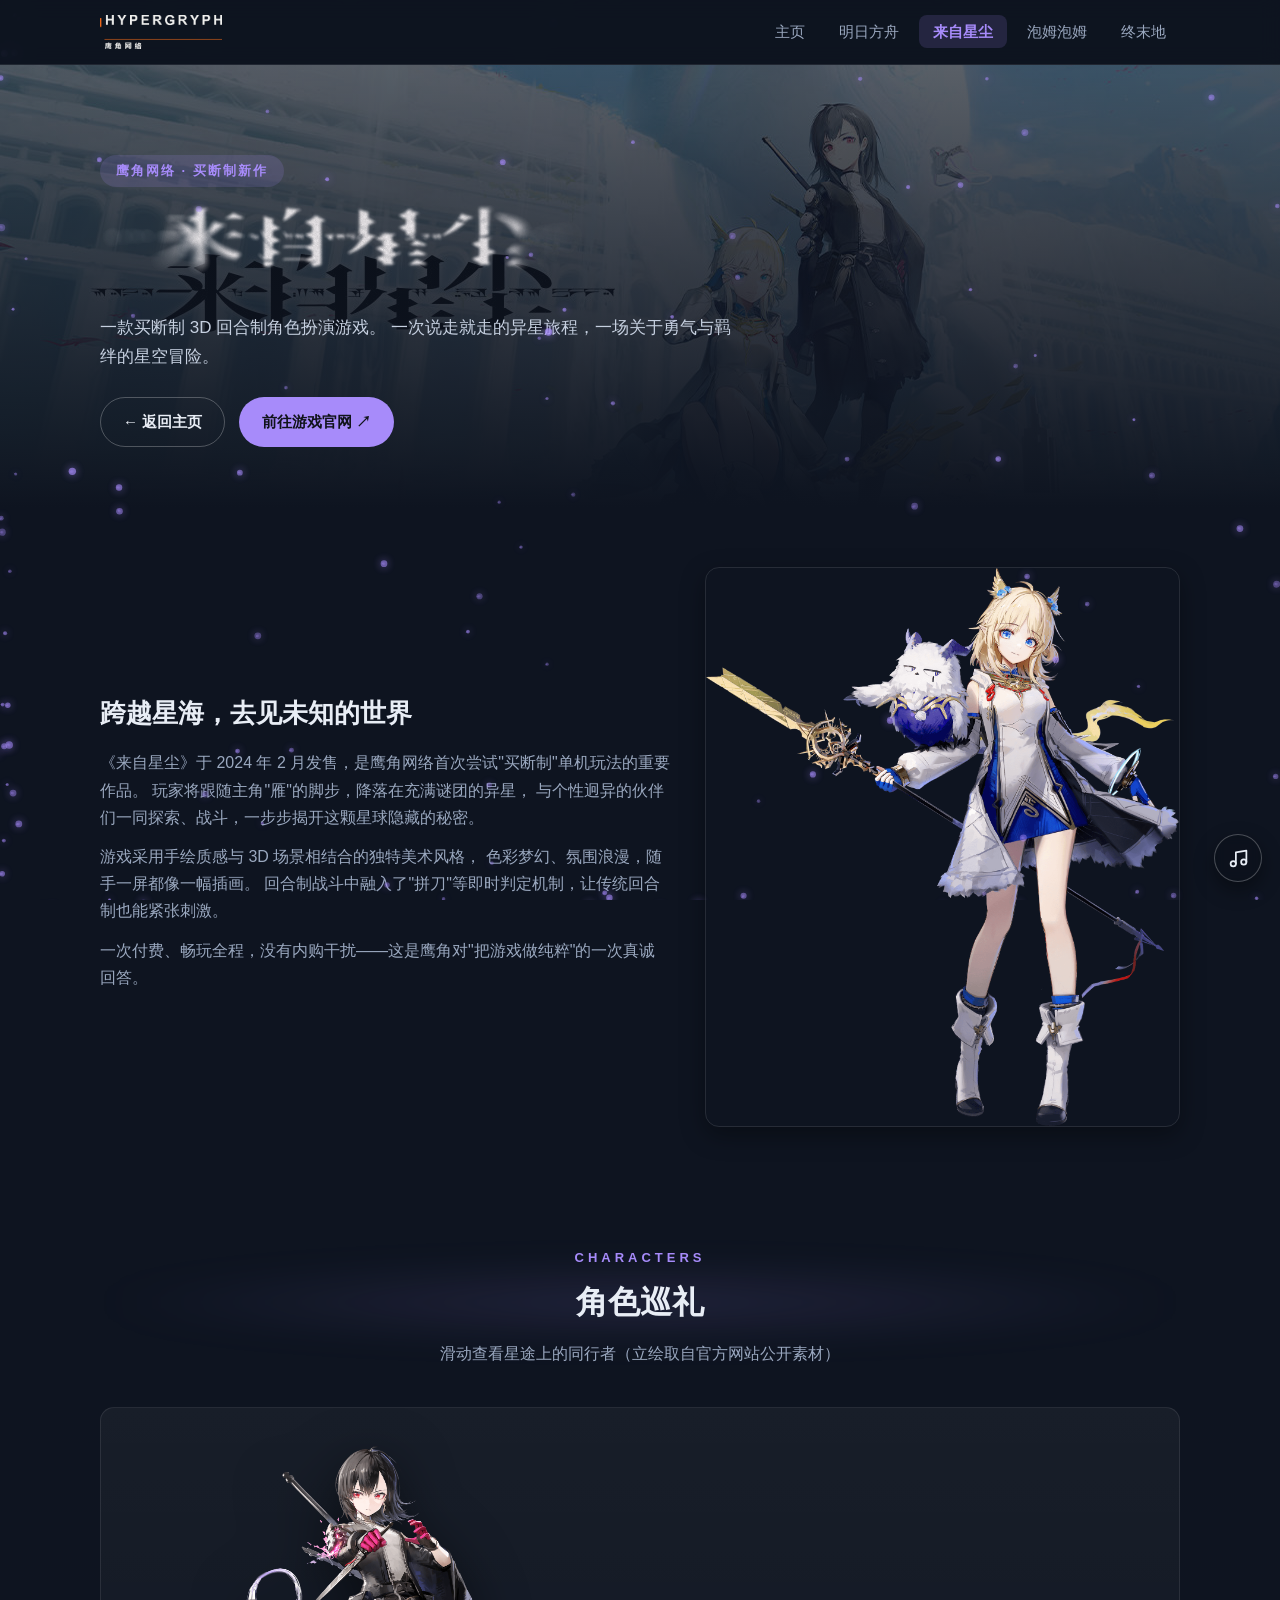
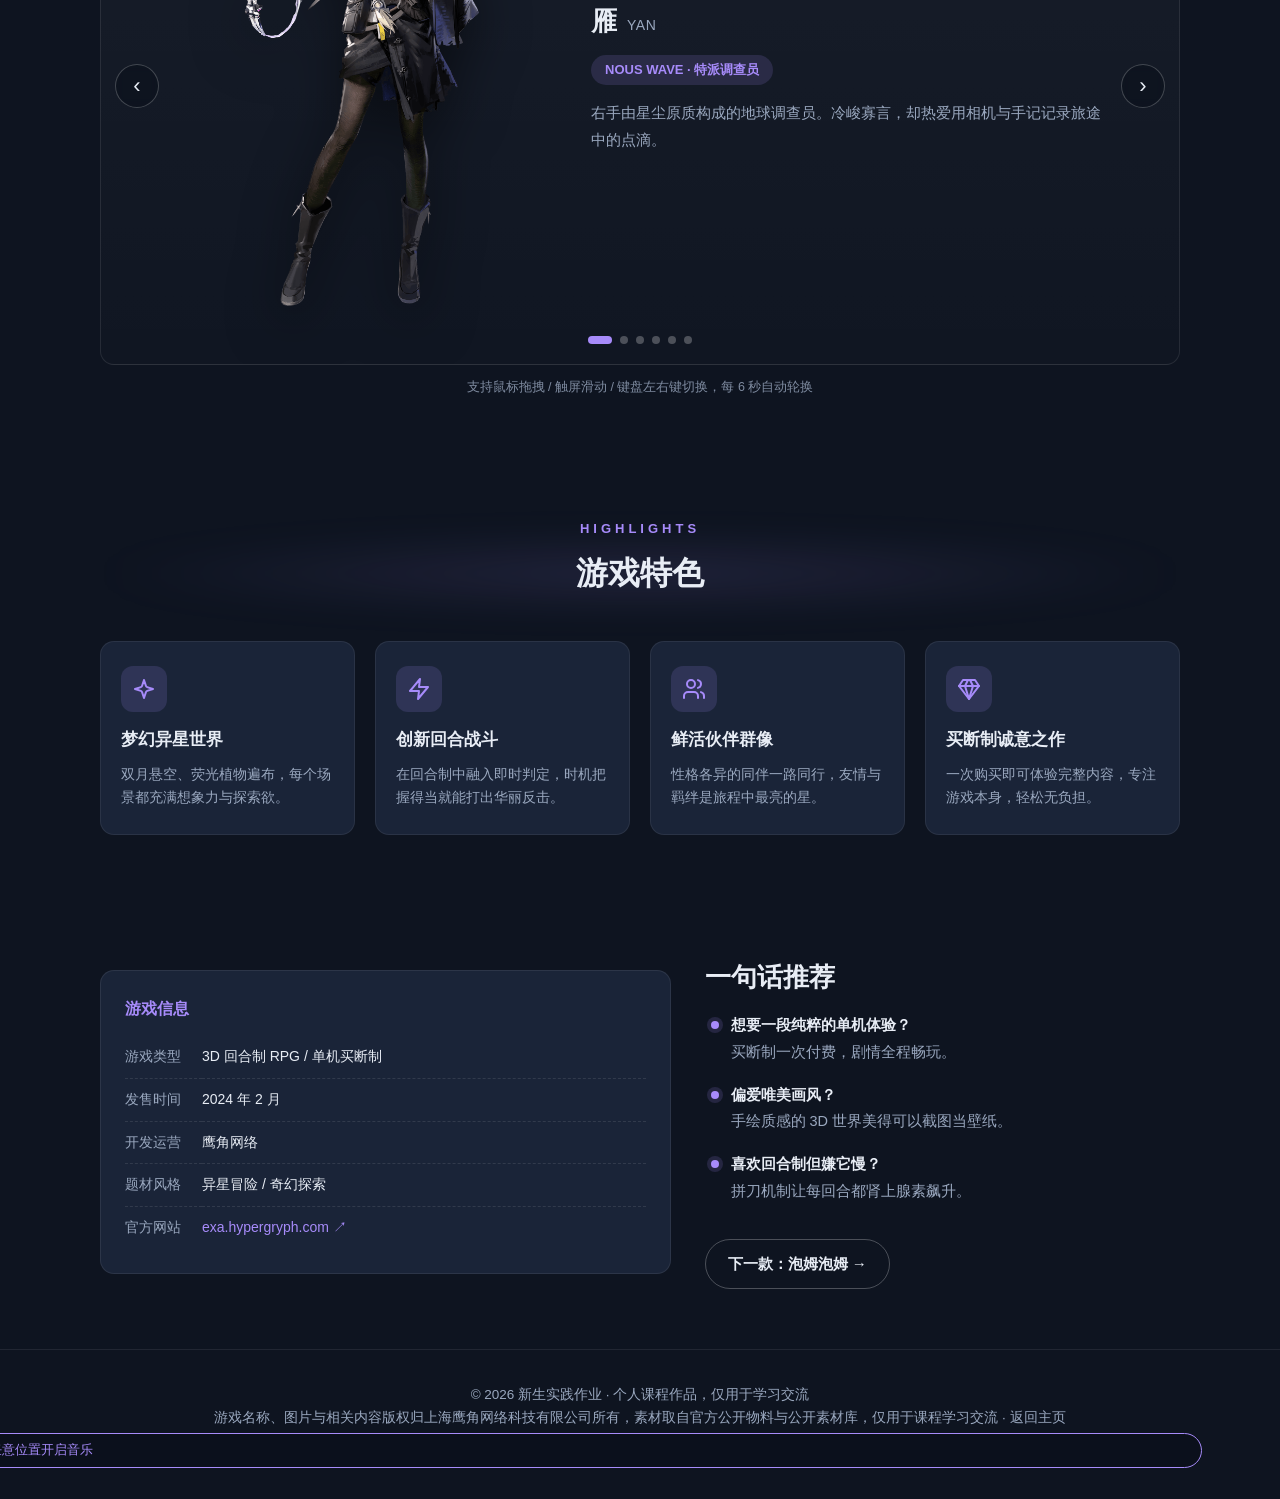
<file: exastris.html>
﻿<!DOCTYPE html>
<html lang="zh-CN">
<head>
  <meta charset="UTF-8">
  <meta name="viewport" content="width=device-width, initial-scale=1.0">
  <title>来自星尘 | 鹰角网络 · 巡礼站</title>
  <link rel="stylesheet" href="css/style.css">
</head>
<body data-page="exastris">

  <header class="site-header">
    <div class="container nav">
      <a class="logo" href="index.html"><img src="images/logo_hypergryph.png" alt="鹰角网络 HYPERGRYPH"></a>
      <button class="menu-btn" id="menuBtn" aria-label="打开菜单">☰</button>
      <ul class="nav-links" id="navLinks">
        <li><a href="index.html">主页</a></li>
        <li><a href="arknights.html">明日方舟</a></li>
        <li><a href="exastris.html" class="active">来自星尘</a></li>
        <li><a href="popucom.html">泡姆泡姆</a></li>
        <li><a href="endfield.html">终末地</a></li>
      </ul>
    </div>
  </header>

  <section class="game-hero flat">
    <img class="bg" src="images/promo/exastris_kv.jpg" alt="来自星尘主视觉背景">
    <div class="container inner">
      <span class="tag">鹰角网络 · 买断制新作</span>
      <h1><img class="title-logo" src="images/chars/exastris/title.png" alt="来自星尘 EX ASTRIS"></h1>
      <p class="lead">
        一款买断制 3D 回合制角色扮演游戏。
        一次说走就走的异星旅程，一场关于勇气与羁绊的星空冒险。
      </p>
      <div class="actions">
        <a class="btn btn-ghost" href="index.html">← 返回主页</a>
        <a class="btn btn-primary" href="https://exa.hypergryph.com" target="_blank" rel="noopener">前往游戏官网 ↗</a>
      </div>
    </div>
  </section>

  <section class="block">
    <div class="container">
      <div class="game-content">
        <div>
          <h2>跨越星海，去见未知的世界</h2>
          <p>
            《来自星尘》于 2024 年 2 月发售，是鹰角网络首次尝试"买断制"单机玩法的重要作品。
            玩家将跟随主角"雁"的脚步，降落在充满谜团的异星，
            与个性迥异的伙伴们一同探索、战斗，一步步揭开这颗星球隐藏的秘密。
          </p>
          <p>
            游戏采用手绘质感与 3D 场景相结合的独特美术风格，
            色彩梦幻、氛围浪漫，随手一屏都像一幅插画。
            回合制战斗中融入了"拼刀"等即时判定机制，让传统回合制也能紧张刺激。
          </p>
          <p>
            一次付费、畅玩全程，没有内购干扰——这是鹰角对"把游戏做纯粹"的一次真诚回答。
          </p>
        </div>
        <div class="pic char-fig">
          <img src="images/promo/exastris_1.png" alt="都燃公主薇³立绘">
        </div>
      </div>
    </div>
  </section>

  <!-- 角色巡礼轮播 -->
  <section class="block">
    <div class="container">
      <div class="sec-head">
        <div class="kicker">Characters</div>
        <h2 data-glow>角色巡礼</h2>
        <p>滑动查看星途上的同行者（立绘取自官方网站公开素材）</p>
      </div>
      <div class="char-carousel" data-carousel tabindex="0" aria-label="角色图集轮播">
        <div class="car-track">
          <div class="car-item">
            <div class="car-art"><img src="images/chars/exastris/yan.png" alt="雁立绘" loading="lazy"></div>
            <div class="car-info">
              <h3>雁<span class="en">YAN</span></h3>
              <span class="car-role">NOUS WAVE · 特派调查员</span>
              <p class="car-desc">右手由星尘原质构成的地球调查员。冷峻寡言，却热爱用相机与手记记录旅途中的点滴。</p>
            </div>
          </div>
          <div class="car-item">
            <div class="car-art"><img src="images/chars/exastris/vi.png" alt="薇³立绘" loading="lazy"></div>
            <div class="car-info">
              <h3>薇³<span class="en">VI³</span></h3>
              <span class="car-role">都燃公主 · 巡礼人</span>
              <p class="car-desc">阿尔林铎命定的巡礼人，自生命诞生之初便遵从莱拉的召唤，静待世界重启的那一天。</p>
            </div>
          </div>
          <div class="car-item">
            <div class="car-art"><img src="images/chars/exastris/aster.png" alt="星立绘" loading="lazy"></div>
            <div class="car-info">
              <h3>星<span class="en">ASTER</span></h3>
              <span class="car-role">夏塔拉领主</span>
              <p class="car-desc">目睹人造太阳的暴行后继承家业的少女，是除薇³外唯一了解星尘生命回归真相的人。</p>
            </div>
          </div>
          <div class="car-item">
            <div class="car-art"><img src="images/chars/exastris/lai.png" alt="莱立绘" loading="lazy"></div>
            <div class="car-info">
              <h3>莱<span class="en">LAI</span></h3>
              <span class="car-role">都燃王子</span>
              <p class="car-desc">薇³的哥哥，极具冒险精神的年轻王子，与地球人成为伙伴后，对冒险故事充满期待。</p>
            </div>
          </div>
          <div class="car-item">
            <div class="car-art"><img src="images/chars/exastris/detrent.png" alt="德特伦特立绘" loading="lazy"></div>
            <div class="car-info">
              <h3>德特伦特<span class="en">DETRENT</span></h3>
              <span class="car-role">夏塔拉 · 铁匠</span>
              <p class="car-desc">生于铁匠之家的热情青年，愿为改善夏塔拉人的生活倾尽全力，协助莱建设日风港。</p>
            </div>
          </div>
          <div class="car-item">
            <div class="car-art"><img src="images/chars/exastris/manganese.png" alt="锰立绘" loading="lazy"></div>
            <div class="car-info">
              <h3>锰<span class="en">MN</span></h3>
              <span class="car-role">阿尔林铎 · 本土动物</span>
              <p class="car-desc">常出没于山丘的小家伙，不受莱拉约束的自由灵魂。据说抚摸蓝色胸毛能让它变得可爱。</p>
            </div>
          </div>
        </div>
        <button class="car-btn prev" type="button" aria-label="上一位">‹</button>
        <button class="car-btn next" type="button" aria-label="下一位">›</button>
        <div class="car-dots"></div>
      </div>
      <p class="car-hint">支持鼠标拖拽 / 触屏滑动 / 键盘左右键切换，每 6 秒自动轮换</p>
    </div>
  </section>

  <section class="block">
    <div class="container">
      <div class="sec-head">
        <div class="kicker">Highlights</div>
        <h2 data-glow>游戏特色</h2>
      </div>
      <div class="feature-grid">
        <div class="feature">
          <div class="icon"><svg viewBox="0 0 24 24"><path d="m12 3-1.9 5.8a2 2 0 0 1-1.3 1.3L3 12l5.8 1.9a2 2 0 0 1 1.3 1.3L12 21l1.9-5.8a2 2 0 0 1 1.3-1.3L21 12l-5.8-1.9a2 2 0 0 1-1.3-1.3z"/></svg></div>
          <h3>梦幻异星世界</h3>
          <p>双月悬空、荧光植物遍布，每个场景都充满想象力与探索欲。</p>
        </div>
        <div class="feature">
          <div class="icon"><svg viewBox="0 0 24 24"><polygon points="13 2 3 14 12 14 11 22 21 10 12 10 13 2"/></svg></div>
          <h3>创新回合战斗</h3>
          <p>在回合制中融入即时判定，时机把握得当就能打出华丽反击。</p>
        </div>
        <div class="feature">
          <div class="icon"><svg viewBox="0 0 24 24"><path d="M16 21v-2a4 4 0 0 0-4-4H6a4 4 0 0 0-4 4v2"/><circle cx="9" cy="7" r="4"/><path d="M22 21v-2a4 4 0 0 0-3-3.87"/><path d="M16 3.13a4 4 0 0 1 0 7.75"/></svg></div>
          <h3>鲜活伙伴群像</h3>
          <p>性格各异的同伴一路同行，友情与羁绊是旅程中最亮的星。</p>
        </div>
        <div class="feature">
          <div class="icon"><svg viewBox="0 0 24 24"><path d="M6 3h12l4 6-10 13L2 9z"/><path d="M11 3 8 9l4 13 4-13-3-6"/><path d="M2 9h20"/></svg></div>
          <h3>买断制诚意之作</h3>
          <p>一次购买即可体验完整内容，专注游戏本身，轻松无负担。</p>
        </div>
      </div>
    </div>
  </section>

  <section class="block">
    <div class="container">
      <div class="game-content">
        <div class="info-card">
          <h3>游戏信息</h3>
          <table>
            <tr><td>游戏类型</td><td>3D 回合制 RPG / 单机买断制</td></tr>
            <tr><td>发售时间</td><td>2024 年 2 月</td></tr>
            <tr><td>开发运营</td><td>鹰角网络</td></tr>
            <tr><td>题材风格</td><td>异星冒险 / 奇幻探索</td></tr>
            <tr><td>官方网站</td><td><a href="https://exa.hypergryph.com" target="_blank" rel="noopener">exa.hypergryph.com ↗</a></td></tr>
          </table>
        </div>
        <div>
          <h2>一句话推荐</h2>
          <ul class="tl">
            <li><strong>想要一段纯粹的单机体验？</strong>买断制一次付费，剧情全程畅玩。</li>
            <li><strong>偏爱唯美画风？</strong>手绘质感的 3D 世界美得可以截图当壁纸。</li>
            <li><strong>喜欢回合制但嫌它慢？</strong>拼刀机制让每回合都肾上腺素飙升。</li>
          </ul>
          <div class="actions" style="margin-top:18px;">
            <a class="btn btn-ghost" href="popucom.html">下一款：泡姆泡姆 →</a>
          </div>
        </div>
      </div>
    </div>
  </section>

  <footer class="site-footer">
    <div class="container">
      <p>© 2026 新生实践作业 · 个人课程作品，仅用于学习交流</p>
      <p>游戏名称、图片与相关内容版权归上海鹰角网络科技有限公司所有，素材取自官方公开物料与公开素材库，仅用于课程学习交流 ·
        <a href="index.html">返回主页</a></p>
    </div>
  </footer>

  <canvas id="fx-particles" aria-hidden="true"></canvas>
  <audio id="bgm" src="audio/bgm.mp3" loop preload="none"></audio>
  <button class="bgm-btn" id="bgmBtn" type="button" aria-label="播放背景音乐" title="背景音乐：《生命流》">
    <svg viewBox="0 0 24 24"><path d="M9 18V5l12-2v13"/><circle cx="6" cy="18" r="3"/><circle cx="18" cy="16" r="3"/></svg>
  </button>

  <script src="js/main.js"></script>
</body>
</html>
</file>
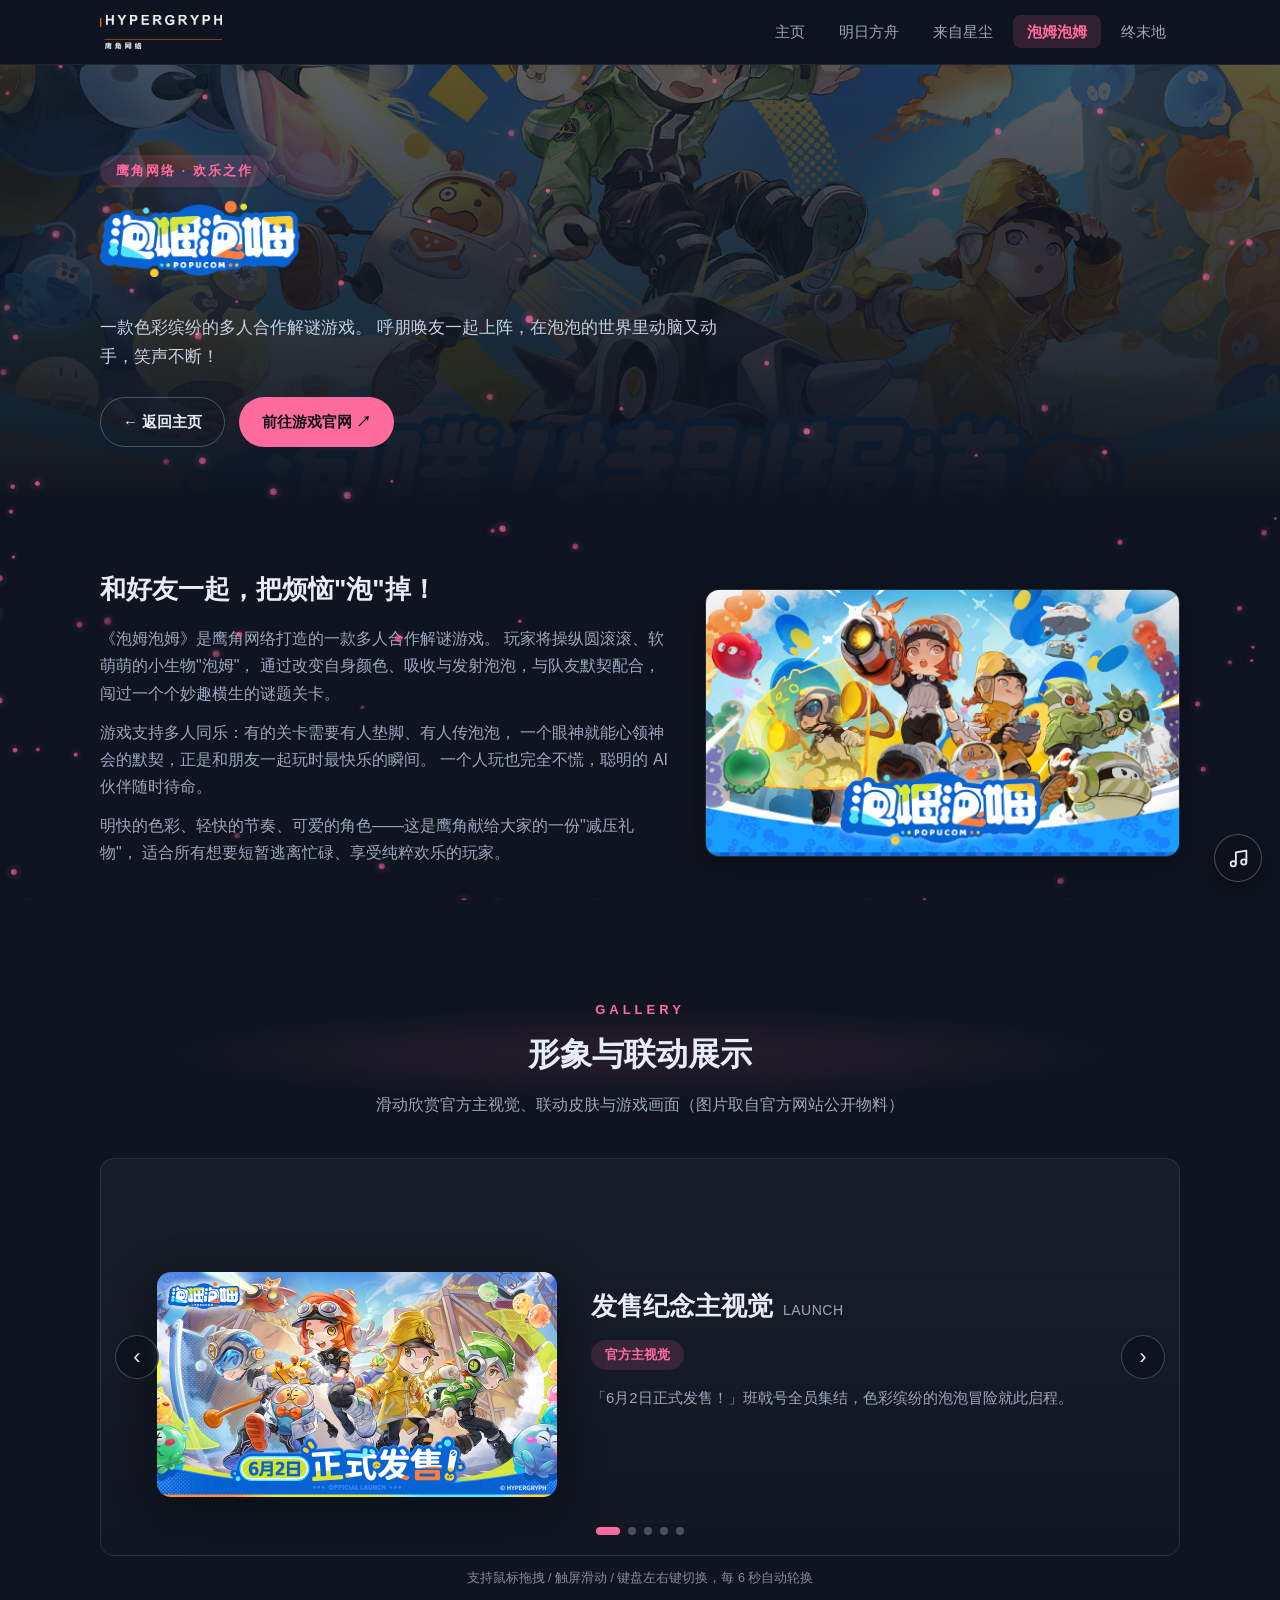
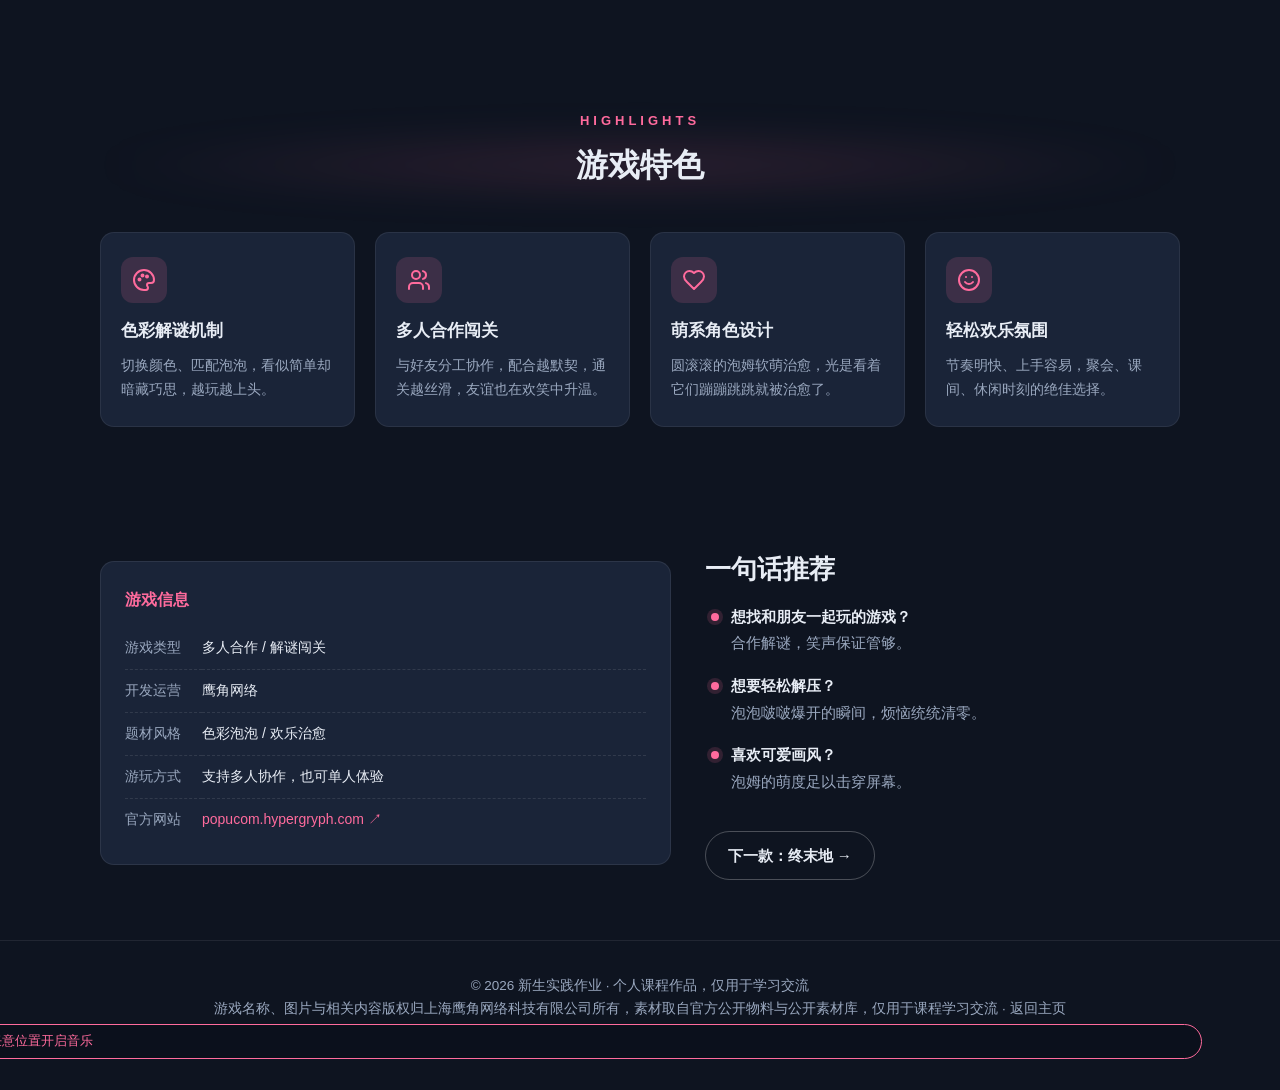
<file: popucom.html>
﻿<!DOCTYPE html>
<html lang="zh-CN">
<head>
  <meta charset="UTF-8">
  <meta name="viewport" content="width=device-width, initial-scale=1.0">
  <title>泡姆泡姆 | 鹰角网络 · 巡礼站</title>
  <link rel="stylesheet" href="css/style.css">
</head>
<body data-page="popucom">

  <header class="site-header">
    <div class="container nav">
      <a class="logo" href="index.html"><img src="images/logo_hypergryph.png" alt="鹰角网络 HYPERGRYPH"></a>
      <button class="menu-btn" id="menuBtn" aria-label="打开菜单">☰</button>
      <ul class="nav-links" id="navLinks">
        <li><a href="index.html">主页</a></li>
        <li><a href="arknights.html">明日方舟</a></li>
        <li><a href="exastris.html">来自星尘</a></li>
        <li><a href="popucom.html" class="active">泡姆泡姆</a></li>
        <li><a href="endfield.html">终末地</a></li>
      </ul>
    </div>
  </header>

  <section class="game-hero">
    <img class="bg" src="images/promo/popucom_2.jpg" alt="泡姆泡姆「特别报道」主视觉">
    <div class="container inner">
      <span class="tag">鹰角网络 · 欢乐之作</span>
      <h1><img class="title-logo" src="images/logo_popucom.png" alt="泡姆泡姆 POPUCOM"></h1>
      <p class="lead">
        一款色彩缤纷的多人合作解谜游戏。
        呼朋唤友一起上阵，在泡泡的世界里动脑又动手，笑声不断！
      </p>
      <div class="actions">
        <a class="btn btn-ghost" href="index.html">← 返回主页</a>
        <a class="btn btn-primary" href="https://popucom.hypergryph.com" target="_blank" rel="noopener">前往游戏官网 ↗</a>
      </div>
    </div>
  </section>

  <section class="block">
    <div class="container">
      <div class="game-content">
        <div>
          <h2>和好友一起，把烦恼"泡"掉！</h2>
          <p>
            《泡姆泡姆》是鹰角网络打造的一款多人合作解谜游戏。
            玩家将操纵圆滚滚、软萌萌的小生物"泡姆"，
            通过改变自身颜色、吸收与发射泡泡，与队友默契配合，闯过一个个妙趣横生的谜题关卡。
          </p>
          <p>
            游戏支持多人同乐：有的关卡需要有人垫脚、有人传泡泡，
            一个眼神就能心领神会的默契，正是和朋友一起玩时最快乐的瞬间。
            一个人玩也完全不慌，聪明的 AI 伙伴随时待命。
          </p>
          <p>
            明快的色彩、轻快的节奏、可爱的角色——这是鹰角献给大家的一份"减压礼物"，
            适合所有想要短暂逃离忙碌、享受纯粹欢乐的玩家。
          </p>
        </div>
        <div class="pic">
          <img src="images/promo/popucom_1.jpg" alt="泡姆泡姆主视觉图">
        </div>
      </div>
    </div>
  </section>

  <!-- 形象展示轮播 -->
  <section class="block">
    <div class="container">
      <div class="sec-head">
        <div class="kicker">Gallery</div>
        <h2 data-glow>形象与联动展示</h2>
        <p>滑动欣赏官方主视觉、联动皮肤与游戏画面（图片取自官方网站公开物料）</p>
      </div>
      <div class="char-carousel" data-carousel tabindex="0" aria-label="形象图集轮播">
        <div class="car-track">
          <div class="car-item landscape">
            <div class="car-art"><img src="images/chars/popucom/launch.png" alt="发售纪念主视觉" loading="lazy"></div>
            <div class="car-info">
              <h3>发售纪念主视觉<span class="en">LAUNCH</span></h3>
              <span class="car-role">官方主视觉</span>
              <p class="car-desc">「6月2日正式发售！」班戟号全员集结，色彩缤纷的泡泡冒险就此启程。</p>
            </div>
          </div>
          <div class="car-item landscape">
            <div class="car-art"><img src="images/chars/popucom/collab.png" alt="泡姆泡姆×明日方舟联动形象" loading="lazy"></div>
            <div class="car-info">
              <h3>联动皮肤<span class="en">COLLAB</span></h3>
              <span class="car-role">泡姆泡姆 × 明日方舟</span>
              <p class="car-desc">「从罗德岛到班戟号」联动活动中，小勇士们换上了罗德岛风格的联动装扮，彩蛋满满。</p>
            </div>
          </div>
          <div class="car-item landscape">
            <div class="car-art"><img src="images/chars/popucom/pv1.jpeg" alt="游戏实机画面" loading="lazy"></div>
            <div class="car-info">
              <h3>实机画面<span class="en">SCREENSHOT</span></h3>
              <span class="car-role">游戏画面</span>
              <p class="car-desc">与好友协力解谜、泡泡啵啵爆开，每一关都是一次欢声笑语的冒险。</p>
            </div>
          </div>
          <div class="car-item landscape">
            <div class="car-art"><img src="images/chars/popucom/update.png" alt="更新公告形象" loading="lazy"></div>
            <div class="car-info">
              <h3>更新公告<span class="en">UPDATE</span></h3>
              <span class="car-role">官方情报</span>
              <p class="car-desc">泡姆博士准时登场，为小勇士们带来最新的游戏情报与优化内容。</p>
            </div>
          </div>
          <div class="car-item landscape">
            <div class="car-art"><img src="images/chars/popucom/popuu.png" alt="官方吉祥物泡噗" loading="lazy"></div>
            <div class="car-info">
              <h3>泡噗<span class="en">POPUU</span></h3>
              <span class="car-role">官方吉祥物</span>
              <p class="car-desc">圆滚滚软萌萌的班戟号伙伴，官方账号的门面担当，谁能拒绝它的日报呢？</p>
            </div>
          </div>
        </div>
        <button class="car-btn prev" type="button" aria-label="上一张">‹</button>
        <button class="car-btn next" type="button" aria-label="下一张">›</button>
        <div class="car-dots"></div>
      </div>
      <p class="car-hint">支持鼠标拖拽 / 触屏滑动 / 键盘左右键切换，每 6 秒自动轮换</p>
    </div>
  </section>

  <section class="block">
    <div class="container">
      <div class="sec-head">
        <div class="kicker">Highlights</div>
        <h2 data-glow>游戏特色</h2>
      </div>
      <div class="feature-grid">
        <div class="feature">
          <div class="icon"><svg viewBox="0 0 24 24"><path d="M12 22a10 10 0 1 1 10-10c0 1.7-1.3 3-3 3h-2a2 2 0 0 0-2 2c0 .6.2 1 .5 1.4.3.4.5.9.5 1.4a2.2 2.2 0 0 1-2 2.2z"/><circle cx="7.5" cy="11.5" r="1"/><circle cx="10.5" cy="7.5" r="1"/><circle cx="15" cy="8.5" r="1"/></svg></div>
          <h3>色彩解谜机制</h3>
          <p>切换颜色、匹配泡泡，看似简单却暗藏巧思，越玩越上头。</p>
        </div>
        <div class="feature">
          <div class="icon"><svg viewBox="0 0 24 24"><path d="M16 21v-2a4 4 0 0 0-4-4H6a4 4 0 0 0-4 4v2"/><circle cx="9" cy="7" r="4"/><path d="M22 21v-2a4 4 0 0 0-3-3.87"/><path d="M16 3.13a4 4 0 0 1 0 7.75"/></svg></div>
          <h3>多人合作闯关</h3>
          <p>与好友分工协作，配合越默契，通关越丝滑，友谊也在欢笑中升温。</p>
        </div>
        <div class="feature">
          <div class="icon"><svg viewBox="0 0 24 24"><path d="M19 14c1.49-1.46 3-3.21 3-5.5A5.5 5.5 0 0 0 16.5 3c-1.76 0-3 .5-4.5 2-1.5-1.5-2.74-2-4.5-2A5.5 5.5 0 0 0 2 8.5c0 2.3 1.5 4.05 3 5.5l7 7z"/></svg></div>
          <h3>萌系角色设计</h3>
          <p>圆滚滚的泡姆软萌治愈，光是看着它们蹦蹦跳跳就被治愈了。</p>
        </div>
        <div class="feature">
          <div class="icon"><svg viewBox="0 0 24 24"><circle cx="12" cy="12" r="10"/><path d="M8 14s1.5 2 4 2 4-2 4-2"/><line x1="9" x2="9.01" y1="9" y2="9"/><line x1="15" x2="15.01" y1="9" y2="9"/></svg></div>
          <h3>轻松欢乐氛围</h3>
          <p>节奏明快、上手容易，聚会、课间、休闲时刻的绝佳选择。</p>
        </div>
      </div>
    </div>
  </section>

  <section class="block">
    <div class="container">
      <div class="game-content">
        <div class="info-card">
          <h3>游戏信息</h3>
          <table>
            <tr><td>游戏类型</td><td>多人合作 / 解谜闯关</td></tr>
            <tr><td>开发运营</td><td>鹰角网络</td></tr>
            <tr><td>题材风格</td><td>色彩泡泡 / 欢乐治愈</td></tr>
            <tr><td>游玩方式</td><td>支持多人协作，也可单人体验</td></tr>
            <tr><td>官方网站</td><td><a href="https://popucom.hypergryph.com" target="_blank" rel="noopener">popucom.hypergryph.com ↗</a></td></tr>
          </table>
        </div>
        <div>
          <h2>一句话推荐</h2>
          <ul class="tl">
            <li><strong>想找和朋友一起玩的游戏？</strong>合作解谜，笑声保证管够。</li>
            <li><strong>想要轻松解压？</strong>泡泡啵啵爆开的瞬间，烦恼统统清零。</li>
            <li><strong>喜欢可爱画风？</strong>泡姆的萌度足以击穿屏幕。</li>
          </ul>
          <div class="actions" style="margin-top:18px;">
            <a class="btn btn-ghost" href="endfield.html">下一款：终末地 →</a>
          </div>
        </div>
      </div>
    </div>
  </section>

  <footer class="site-footer">
    <div class="container">
      <p>© 2026 新生实践作业 · 个人课程作品，仅用于学习交流</p>
      <p>游戏名称、图片与相关内容版权归上海鹰角网络科技有限公司所有，素材取自官方公开物料与公开素材库，仅用于课程学习交流 ·
        <a href="index.html">返回主页</a></p>
    </div>
  </footer>

  <canvas id="fx-particles" aria-hidden="true"></canvas>
  <audio id="bgm" src="audio/bgm.mp3" loop preload="none"></audio>
  <button class="bgm-btn" id="bgmBtn" type="button" aria-label="播放背景音乐" title="背景音乐：《生命流》">
    <svg viewBox="0 0 24 24"><path d="M9 18V5l12-2v13"/><circle cx="6" cy="18" r="3"/><circle cx="18" cy="16" r="3"/></svg>
  </button>

  <script src="js/main.js"></script>
</body>
</html>
</file>
<file: css/style.css>
/* ============ 新生实践作业 · 鹰角网络介绍站 · 统一样式 ============ */
:root {
  --bg: #0e1420;
  --bg-soft: #151d2e;
  --card: #1a2438;
  --card-hover: #223052;
  --text: #e8edf5;
  --muted: #9aa8bf;
  --accent: #2dd4bf;
  --accent-soft: rgba(45, 212, 191, 0.15);
  --radius: 14px;
  --shadow: 0 8px 24px rgba(0, 0, 0, 0.35);
}
/* 每个页面自己的主题色 */
body[data-page="index"]    { --accent: #2dd4bf; --accent-soft: rgba(45,212,191,.15); }
body[data-page="arknights"]{ --accent: #ffb300; --accent-soft: rgba(255,179,0,.15); }
body[data-page="exastris"] { --accent: #a78bfa; --accent-soft: rgba(167,139,250,.15); }
body[data-page="popucom"]  { --accent: #ff6b9d; --accent-soft: rgba(255,107,157,.15); }
body[data-page="endfield"] { --accent: #ff7a45; --accent-soft: rgba(255,122,69,.15); }

* { margin: 0; padding: 0; box-sizing: border-box; }
html { scroll-behavior: smooth; }
body {
  font-family: "PingFang SC", "Microsoft YaHei", "Segoe UI", sans-serif;
  background: var(--bg);
  color: var(--text);
  line-height: 1.7;
}
img { max-width: 100%; display: block; }
a { color: var(--accent); text-decoration: none; }
.container { width: min(1080px, 92%); margin: 0 auto; }

/* ---------- 顶部导航 ---------- */
.site-header {
  position: sticky; top: 0; z-index: 100;
  background: rgba(14, 20, 32, 0.9);
  backdrop-filter: blur(10px);
  border-bottom: 1px solid rgba(255, 255, 255, 0.08);
}
.nav {
  display: flex; align-items: center; justify-content: space-between;
  height: 64px;
}
.logo { font-size: 20px; font-weight: 700; color: var(--text); display: flex; align-items: center; gap: 8px; }
.logo .mark {
  width: 34px; height: 34px; border-radius: 9px;
  background: linear-gradient(135deg, var(--accent), #4a6cf7);
  display: inline-flex; align-items: center; justify-content: center;
  color: #10131a; font-weight: 800; font-size: 15px;
}
.nav-links { display: flex; gap: 6px; list-style: none; }
.nav-links a {
  color: var(--muted); padding: 8px 14px; border-radius: 8px;
  font-size: 15px; transition: all .2s;
}
.nav-links a:hover { color: var(--text); background: var(--accent-soft); }
.nav-links a.active { color: var(--accent); background: var(--accent-soft); font-weight: 600; }
.menu-btn {
  display: none; background: none; border: 1px solid rgba(255,255,255,.2);
  color: var(--text); font-size: 20px; border-radius: 8px; padding: 4px 12px; cursor: pointer;
}

/* ---------- 首屏横幅 ---------- */
.hero {
  position: relative; min-height: 420px;
  display: flex; align-items: center;
  overflow: hidden;
}
.hero img.bg {
  position: absolute; inset: 0; width: 100%; height: 100%;
  object-fit: cover; opacity: .45;
}
.hero::after {
  content: ""; position: absolute; inset: 0;
  background: linear-gradient(to bottom, rgba(14,20,32,.25), var(--bg));
}
.hero .inner { position: relative; z-index: 1; padding: 70px 0; }
.hero h1 { font-size: clamp(30px, 5vw, 46px); font-weight: 800; letter-spacing: 1px; }
.hero h1 em { color: var(--accent); font-style: normal; }
.hero p.lead {
  margin-top: 14px; max-width: 640px;
  color: var(--muted); font-size: 17px;
}
.hero .actions { margin-top: 26px; display: flex; gap: 14px; flex-wrap: wrap; }

/* ---------- 按钮 ---------- */
.btn {
  display: inline-flex; align-items: center; gap: 8px;
  padding: 11px 22px; border-radius: 999px;
  font-size: 15px; font-weight: 600;
  border: 1px solid transparent; transition: all .2s; cursor: pointer;
}
.btn-primary { background: var(--accent); color: #10131a; }
.btn-primary:hover { filter: brightness(1.12); transform: translateY(-2px); }
.btn-ghost { border-color: rgba(255,255,255,.25); color: var(--text); }
.btn-ghost:hover { border-color: var(--accent); color: var(--accent); }
.btn.small { padding: 7px 16px; font-size: 14px; }

/* ---------- 区块标题 ---------- */
section.block { padding: 60px 0; }
.sec-head { text-align: center; margin-bottom: 40px; }
.sec-head .kicker {
  color: var(--accent); font-size: 13px; font-weight: 700;
  letter-spacing: 4px; text-transform: uppercase;
}
.sec-head h2 { font-size: clamp(24px, 3.4vw, 32px); margin-top: 6px; }
.sec-head p { color: var(--muted); margin-top: 10px; }

/* ---------- 游戏卡片网格 ---------- */
.game-grid {
  display: grid; grid-template-columns: repeat(auto-fit, minmax(240px, 1fr));
  gap: 22px;
}
.game-card {
  background: var(--card); border-radius: var(--radius); overflow: hidden;
  border: 1px solid rgba(255,255,255,.07);
  transition: transform .25s, box-shadow .25s, border-color .25s;
  display: flex; flex-direction: column;
}
.game-card:hover {
  transform: translateY(-6px);
  box-shadow: var(--shadow);
  border-color: var(--accent);
}
.game-card .cover { aspect-ratio: 1 / 1; object-fit: cover; width: 100%; }
.game-card .body { padding: 18px 18px 22px; flex: 1; display: flex; flex-direction: column; }
.game-card h3 { font-size: 19px; }
.game-card .tag {
  display: inline-block; margin: 8px 0 10px;
  font-size: 12px; color: var(--accent);
  background: var(--accent-soft); border-radius: 999px; padding: 3px 12px;
  align-self: flex-start;
}
.game-card p { color: var(--muted); font-size: 14px; flex: 1; }
.game-card .more { margin-top: 14px; font-weight: 600; font-size: 14px; }

/* ---------- 通用特性卡 ---------- */
.feature-grid {
  display: grid; grid-template-columns: repeat(auto-fit, minmax(220px, 1fr));
  gap: 20px;
}
.feature {
  background: var(--card); border-radius: var(--radius);
  padding: 24px 20px; border: 1px solid rgba(255,255,255,.07);
  transition: border-color .2s, transform .2s;
}
.feature:hover { border-color: var(--accent); transform: translateY(-4px); }
.feature .icon {
  width: 46px; height: 46px; border-radius: 12px;
  background: var(--accent-soft); color: var(--accent);
  display: flex; align-items: center; justify-content: center;
  font-size: 22px; margin-bottom: 14px;
}
.feature h3 { font-size: 17px; margin-bottom: 8px; }
.feature p { color: var(--muted); font-size: 14px; }

/* ---------- 游戏详情页 ---------- */
.game-hero {
  position: relative; overflow: hidden;
  padding: 90px 0 60px;
}
.game-hero img.bg {
  position: absolute; inset: 0; width: 100%; height: 100%;
  object-fit: cover; opacity: .4;
}
.game-hero::after {
  content: ""; position: absolute; inset: 0;
  background: linear-gradient(to bottom, rgba(14,20,32,.2), var(--bg));
}
.game-hero .inner { position: relative; z-index: 1; }
.game-hero .tag {
  display: inline-block; font-size: 13px; font-weight: 700;
  color: var(--accent); background: var(--accent-soft);
  border-radius: 999px; padding: 5px 16px; letter-spacing: 2px;
}
.game-hero h1 { font-size: clamp(32px, 5vw, 48px); margin-top: 14px; }
.game-hero p.lead { color: #c6d0e0; max-width: 640px; margin-top: 12px; font-size: 17px; }
.game-hero .actions { margin-top: 26px; display: flex; gap: 14px; flex-wrap: wrap; }

.game-content {
  display: grid; grid-template-columns: 1.2fr 1fr; gap: 34px; align-items: center;
}
.game-content .pic {
  border-radius: var(--radius); overflow: hidden;
  border: 1px solid rgba(255,255,255,.1); box-shadow: var(--shadow);
}
.game-content h2 { font-size: 26px; margin-bottom: 14px; }
.game-content p { color: var(--muted); margin-bottom: 12px; }

/* 信息卡 */
.info-card {
  background: var(--card); border-radius: var(--radius);
  border: 1px solid rgba(255,255,255,.08); padding: 24px;
}
.info-card h3 { font-size: 16px; margin-bottom: 14px; color: var(--accent); }
.info-card table { width: 100%; border-collapse: collapse; font-size: 14px; }
.info-card td { padding: 9px 0; border-bottom: 1px dashed rgba(255,255,255,.1); }
.info-card tr:last-child td { border-bottom: none; }
.info-card td:first-child { color: var(--muted); width: 5.5em; }

/* 时间线 / 特性列表 */
.tl { list-style: none; margin-top: 10px; }
.tl li {
  position: relative; padding: 0 0 18px 26px; color: var(--muted); font-size: 14.5px;
}
.tl li::before {
  content: ""; position: absolute; left: 6px; top: 8px;
  width: 8px; height: 8px; border-radius: 50%;
  background: var(--accent); box-shadow: 0 0 0 4px var(--accent-soft);
}
.tl li strong { color: var(--text); display: block; margin-bottom: 2px; }

/* 页脚 */
.site-footer {
  border-top: 1px solid rgba(255,255,255,.08);
  padding: 34px 0; text-align: center; color: var(--muted); font-size: 13.5px;
}
.site-footer a { color: var(--muted); }
.site-footer a:hover { color: var(--accent); }

/* ---------- 响应式 ---------- */
@media (max-width: 820px) {
  .menu-btn { display: block; }
  .nav-links {
    display: none; position: absolute; top: 64px; left: 0; right: 0;
    flex-direction: column; gap: 0;
    background: var(--bg-soft); border-bottom: 1px solid rgba(255,255,255,.1);
    padding: 10px 4%;
  }
  .nav-links.open { display: flex; }
  .nav-links a { display: block; padding: 12px 10px; }
  .game-content { grid-template-columns: 1fr; }
  .hero .inner, .game-hero .inner { padding: 46px 0 40px; }
}

/* ---------- 图片素材增强（官方物料版式） ---------- */
.logo img { height: 34px; display: block; }
.hero.flat {
  min-height: 500px;
  background:
    radial-gradient(820px 420px at 85% 15%, var(--accent-soft), transparent 70%),
    radial-gradient(720px 400px at 8% 85%, rgba(74, 108, 247, 0.2), transparent 70%),
    linear-gradient(180deg, #131b2c, var(--bg));
}
.hero .brand-img { width: min(460px, 84%); margin-bottom: 4px; }
h1 .title-logo { display: inline-block; height: clamp(44px, 7vw, 76px); width: auto; }

.icon svg {
  width: 24px; height: 24px; fill: none; stroke: currentColor;
  stroke-width: 2; stroke-linecap: round; stroke-linejoin: round;
}

/* 实景照片行 */
.photo-row {
  display: grid; grid-template-columns: 1.4fr 1fr; gap: 20px; margin-top: 36px;
}
.photo-row figure {
  border-radius: var(--radius); overflow: hidden;
  border: 1px solid rgba(255,255,255,.08); background: var(--card);
}
.photo-row img { width: 100%; aspect-ratio: 16/9; object-fit: cover; }
.photo-row figcaption { padding: 10px 14px; font-size: 13.5px; color: var(--muted); }
.photo-row figcaption strong { color: var(--text); }

/* 文化生态卡片 */
.media-grid { display: grid; grid-template-columns: repeat(auto-fit, minmax(230px, 1fr)); gap: 22px; }
.media-card {
  background: var(--card); border-radius: var(--radius); overflow: hidden;
  border: 1px solid rgba(255,255,255,.07);
  transition: transform .25s, border-color .25s, box-shadow .25s;
}
.media-card:hover { transform: translateY(-6px); border-color: var(--accent); box-shadow: var(--shadow); }
.media-card .cover { width: 100%; aspect-ratio: 16/10; object-fit: cover; display: block; }
.media-card .logo-cover {
  width: 100%; aspect-ratio: 16/10; object-fit: contain; display: block;
  padding: 30px; background: #0a0f18;
}
.media-card .body { padding: 16px 18px 20px; }
.media-card h3 { font-size: 16.5px; margin-bottom: 6px; }
.media-card p { color: var(--muted); font-size: 13.5px; }

/* 宽幅活动横幅 */
.banner-strip {
  margin-top: 34px; border-radius: var(--radius); overflow: hidden;
  border: 1px solid rgba(255,255,255,.1);
}
.banner-strip img { width: 100%; display: block; }
.banner-cap { padding: 10px 16px 14px; font-size: 13.5px; color: var(--muted); background: var(--card); }
.banner-cap strong { color: var(--accent); }

/* 立绘人物图（透明底） */
.char-fig img { width: 100%; object-fit: contain; }

@media (max-width: 820px) {
  .photo-row { grid-template-columns: 1fr; }
}

/* ---------- 角色轮播 ---------- */
.char-carousel {
  position: relative; overflow: hidden; border-radius: var(--radius);
  background: linear-gradient(180deg, rgba(255,255,255,.045), rgba(255,255,255,.012));
  border: 1px solid rgba(255,255,255,.09);
}
.car-track {
  display: flex; touch-action: pan-y; cursor: grab;
  transition: transform .55s cubic-bezier(.22,.61,.36,1);
}
.car-track:active { cursor: grabbing; }
.car-item {
  min-width: 100%; display: grid; align-items: center;
  grid-template-columns: minmax(220px, 400px) 1fr;
  gap: 34px; padding: 38px 56px 30px;
}
.car-art { display: flex; align-items: flex-end; justify-content: center; min-height: 300px; }
.car-art img {
  max-height: 460px; max-width: 100%; object-fit: contain;
  filter: drop-shadow(0 14px 26px rgba(0,0,0,.5));
  transition: transform .4s ease;
}
.car-item:hover .car-art img { transform: translateY(-8px) scale(1.02); }
.car-item.landscape .car-art img {
  max-height: 320px; border-radius: 14px;
  filter: drop-shadow(0 10px 22px rgba(0,0,0,.45));
}
.car-info h3 { font-size: 26px; }
.car-info .en { color: var(--muted); font-size: 14px; font-weight: 500; margin-left: 10px; letter-spacing: .5px; }
.car-role {
  display: inline-block; margin: 12px 0 14px; padding: 4px 14px;
  border-radius: 999px; background: var(--accent-soft); color: var(--accent);
  font-size: 13px; font-weight: 600;
}
.car-desc { color: var(--muted); font-size: 15px; line-height: 1.8; max-width: 520px; }
.car-btn {
  position: absolute; top: 50%; transform: translateY(-50%);
  width: 44px; height: 44px; border-radius: 50%;
  border: 1px solid rgba(255,255,255,.22); background: rgba(12,17,28,.65);
  color: var(--text); font-size: 22px; line-height: 1; cursor: pointer;
  z-index: 5; transition: .2s; backdrop-filter: blur(4px);
}
.car-btn:hover { background: var(--accent); border-color: var(--accent); color: #10131a; }
.car-btn.prev { left: 14px; }
.car-btn.next { right: 14px; }
.car-dots { display: flex; gap: 8px; justify-content: center; padding-bottom: 20px; }
.car-dots button {
  width: 8px; height: 8px; border-radius: 99px; border: none;
  background: rgba(255,255,255,.25); cursor: pointer; transition: .25s;
}
.car-dots button.on { background: var(--accent); width: 24px; }
.car-hint { text-align: center; color: var(--muted); font-size: 12.5px; margin-top: 12px; opacity: .8; }
@media (max-width: 780px) {
  .car-item { grid-template-columns: 1fr; padding: 28px 22px 22px; text-align: center; gap: 18px; }
  .car-art { min-height: 0; }
  .car-art img { max-height: 300px; }
  .car-desc { margin: 0 auto; }
  .car-btn { width: 36px; height: 36px; }
  .car-btn.prev { left: 8px; }
  .car-btn.next { right: 8px; }
}

/* ---------- 背景粒子（鼠标可撞开，可轻微遮挡画面） ---------- */
#fx-particles { position: fixed; inset: 0; z-index: 2; pointer-events: none; opacity: .9; }
body > *:not(#fx-particles):not(.bgm-btn):not(.site-header) { position: relative; z-index: 1; }

/* ---------- 限时活动滚动看板 ---------- */
.event-marquee {
  overflow: hidden; border-radius: var(--radius);
  -webkit-mask-image: linear-gradient(90deg, transparent, #000 5%, #000 95%, transparent);
  mask-image: linear-gradient(90deg, transparent, #000 5%, #000 95%, transparent);
}
.mar-track { display: flex; width: max-content; animation: marquee 55s linear infinite; }
.event-marquee:hover .mar-track { animation-play-state: paused; }
@keyframes marquee {
  from { transform: translateX(0); }
  to   { transform: translateX(-50%); }
}
.event-card {
  width: 320px; flex: none; margin-right: 20px;
  background: var(--card); border: 1px solid rgba(255,255,255,.08);
  border-radius: var(--radius); overflow: hidden;
  transition: border-color .25s, transform .25s;
}
.event-card:hover { border-color: var(--accent); transform: translateY(-4px); }
.event-card img { width: 100%; aspect-ratio: 16/9; object-fit: cover; display: block; }
.event-card .body { padding: 12px 14px 16px; }
.event-card h3 { font-size: 15px; margin-bottom: 4px; }
.event-card p { color: var(--muted); font-size: 13px; line-height: 1.6; }

/* ---------- BGM 播放按钮 ---------- */
.bgm-btn {
  position: fixed; right: 18px; bottom: 18px; z-index: 300;
  width: 48px; height: 48px; border-radius: 50%;
  border: 1px solid rgba(255,255,255,.25); background: rgba(12,17,28,.78);
  color: var(--text); cursor: pointer;
  display: flex; align-items: center; justify-content: center;
  backdrop-filter: blur(6px); box-shadow: 0 8px 20px rgba(0,0,0,.4); transition: .2s;
}
.bgm-btn svg { width: 21px; height: 21px; stroke: currentColor; fill: none; stroke-width: 2; stroke-linecap: round; stroke-linejoin: round; }
.bgm-btn:hover { transform: scale(1.08); border-color: var(--accent); color: var(--accent); }
.bgm-btn.playing { border-color: var(--accent); color: var(--accent); animation: bgm-pulse 2.2s ease-out infinite; }
@keyframes bgm-pulse {
  0%   { box-shadow: 0 0 0 0 var(--accent-soft); }
  75%  { box-shadow: 0 0 0 16px transparent; }
  100% { box-shadow: 0 0 0 0 transparent; }
}
.bgm-hint {
  position: fixed; right: 78px; bottom: 31px; z-index: 300;
  padding: 6px 14px; border-radius: 999px; font-size: 12.5px;
  background: rgba(12,17,28,.88); border: 1px solid var(--accent); color: var(--accent);
  backdrop-filter: blur(6px); white-space: nowrap;
  animation: bgm-hint-float 2s ease-in-out infinite;
}
@keyframes bgm-hint-float {
  0%, 100% { transform: translateY(0); opacity: .8; }
  50%      { transform: translateY(-4px); opacity: 1; }
}

/* ---------- 大标题动态光源（紧贴文字、边缘柔化，颜色跟随页面主题色） ---------- */
.sec-head h2[data-glow] { position: relative; z-index: 0; }
.sec-head h2[data-glow]::before {
  content: '';
  position: absolute; inset: -10px -18px;
  background: radial-gradient(closest-side, var(--accent-soft), transparent);
  filter: blur(18px);
  z-index: -1;
  animation: title-glow 5s ease-in-out infinite;
  pointer-events: none;
}
@keyframes title-glow {
  0%, 100% { opacity: .35; transform: translateX(-5px); }
  50%      { opacity: .75; transform: translateX(7px); }
}
@media (prefers-reduced-motion: reduce) {
  .sec-head h2[data-glow]::before { animation: none; }
}
</file>
